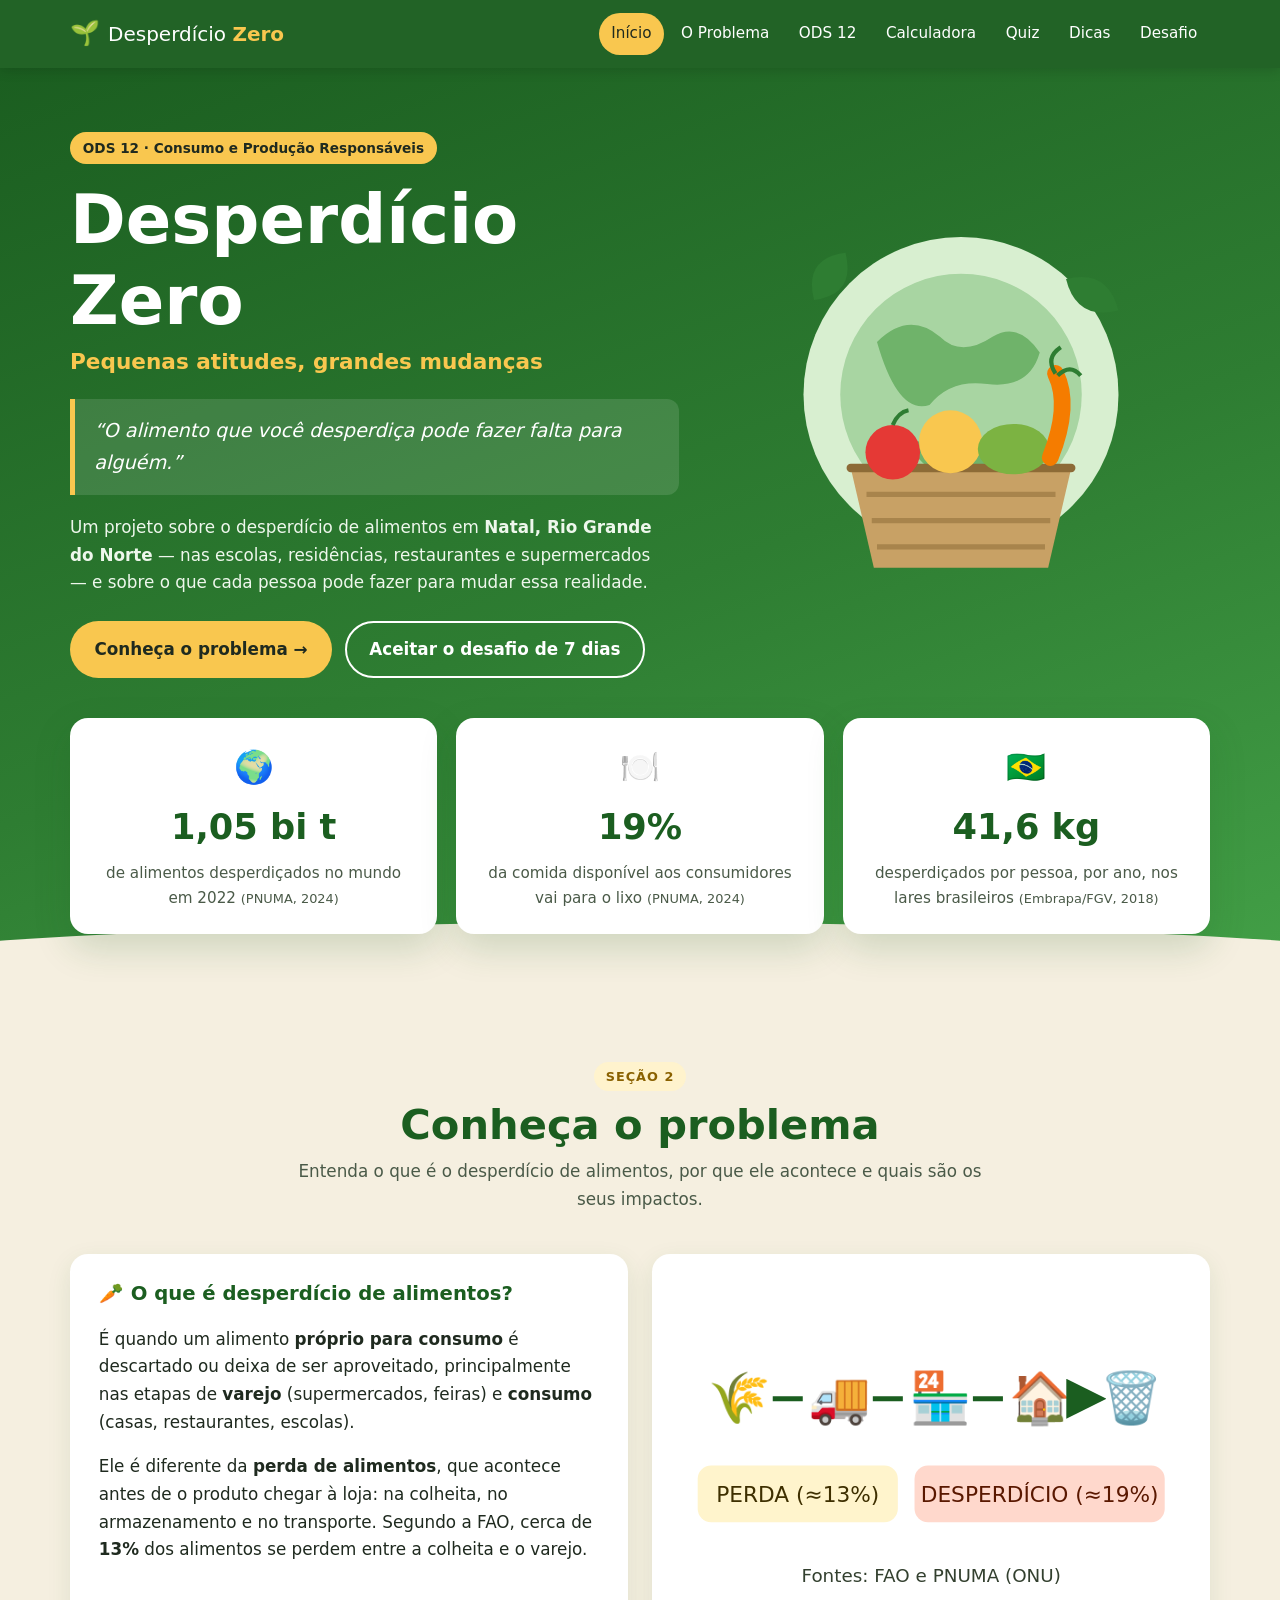
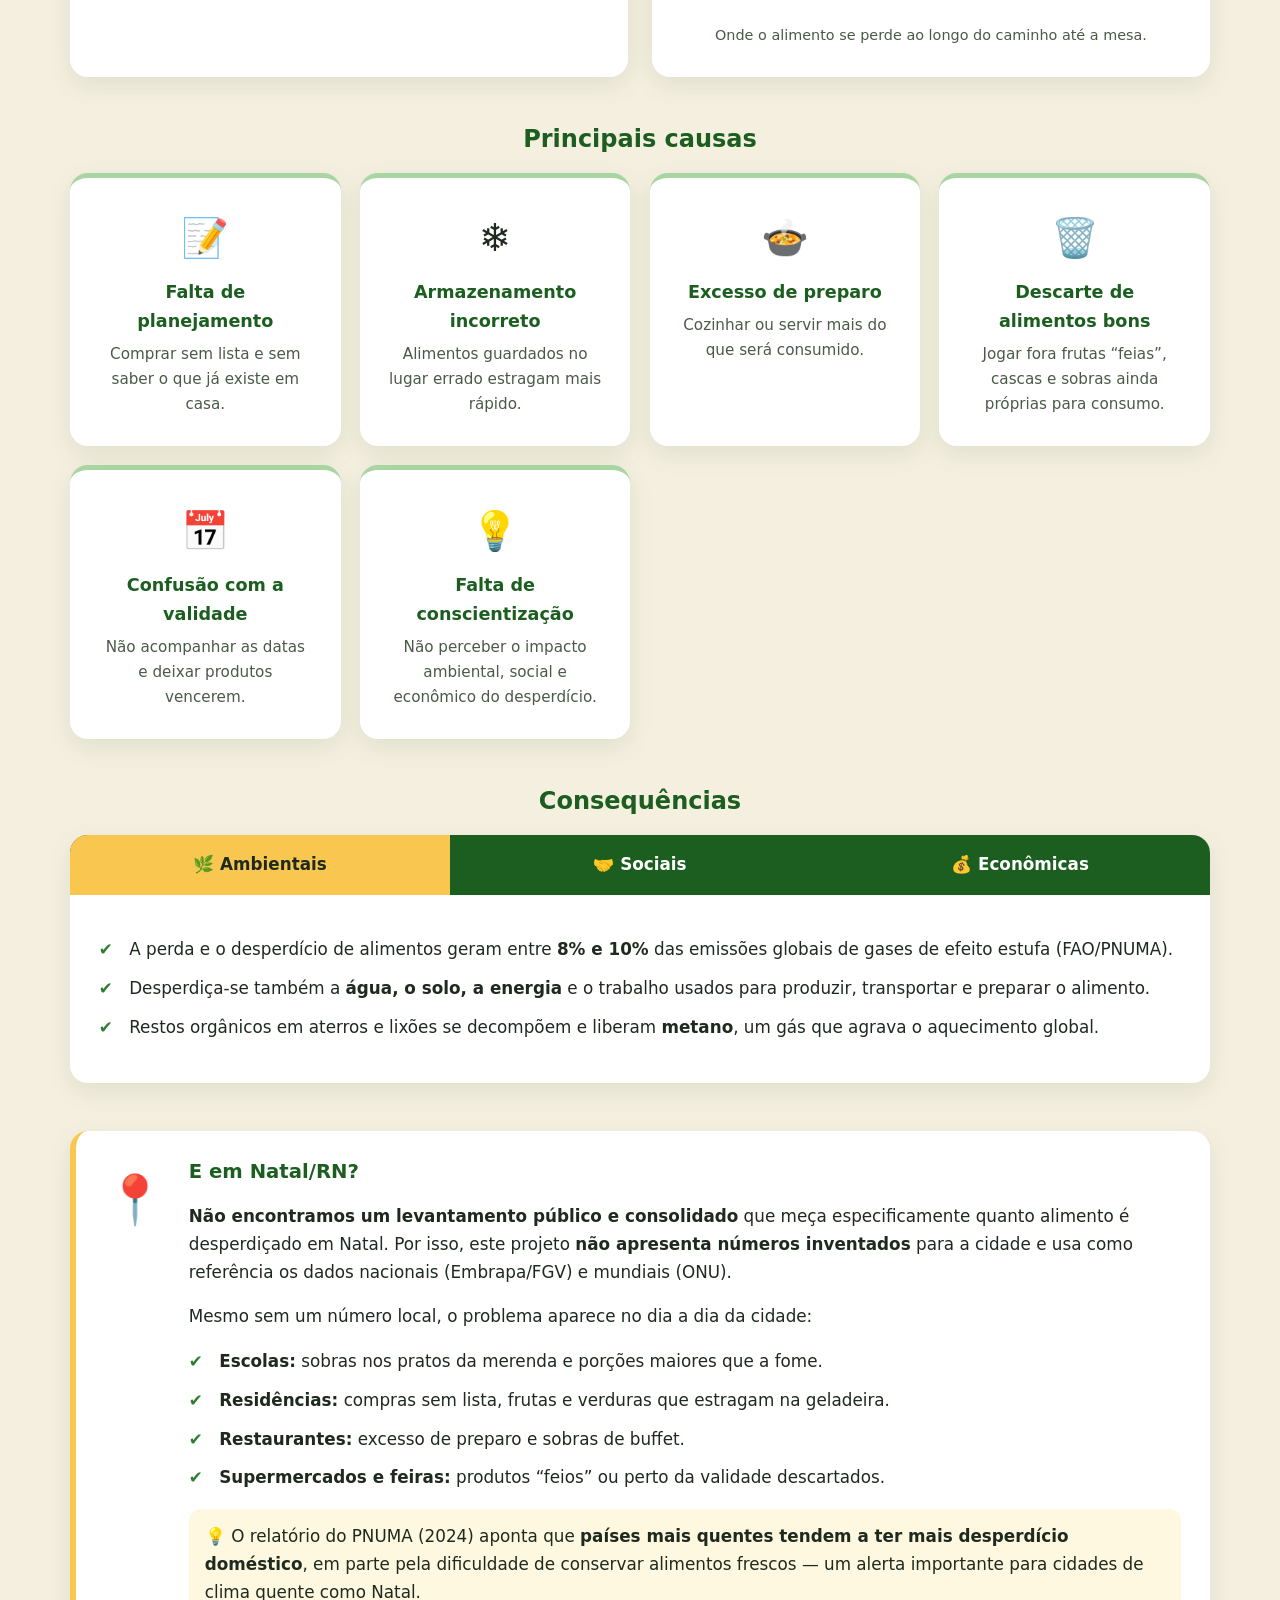
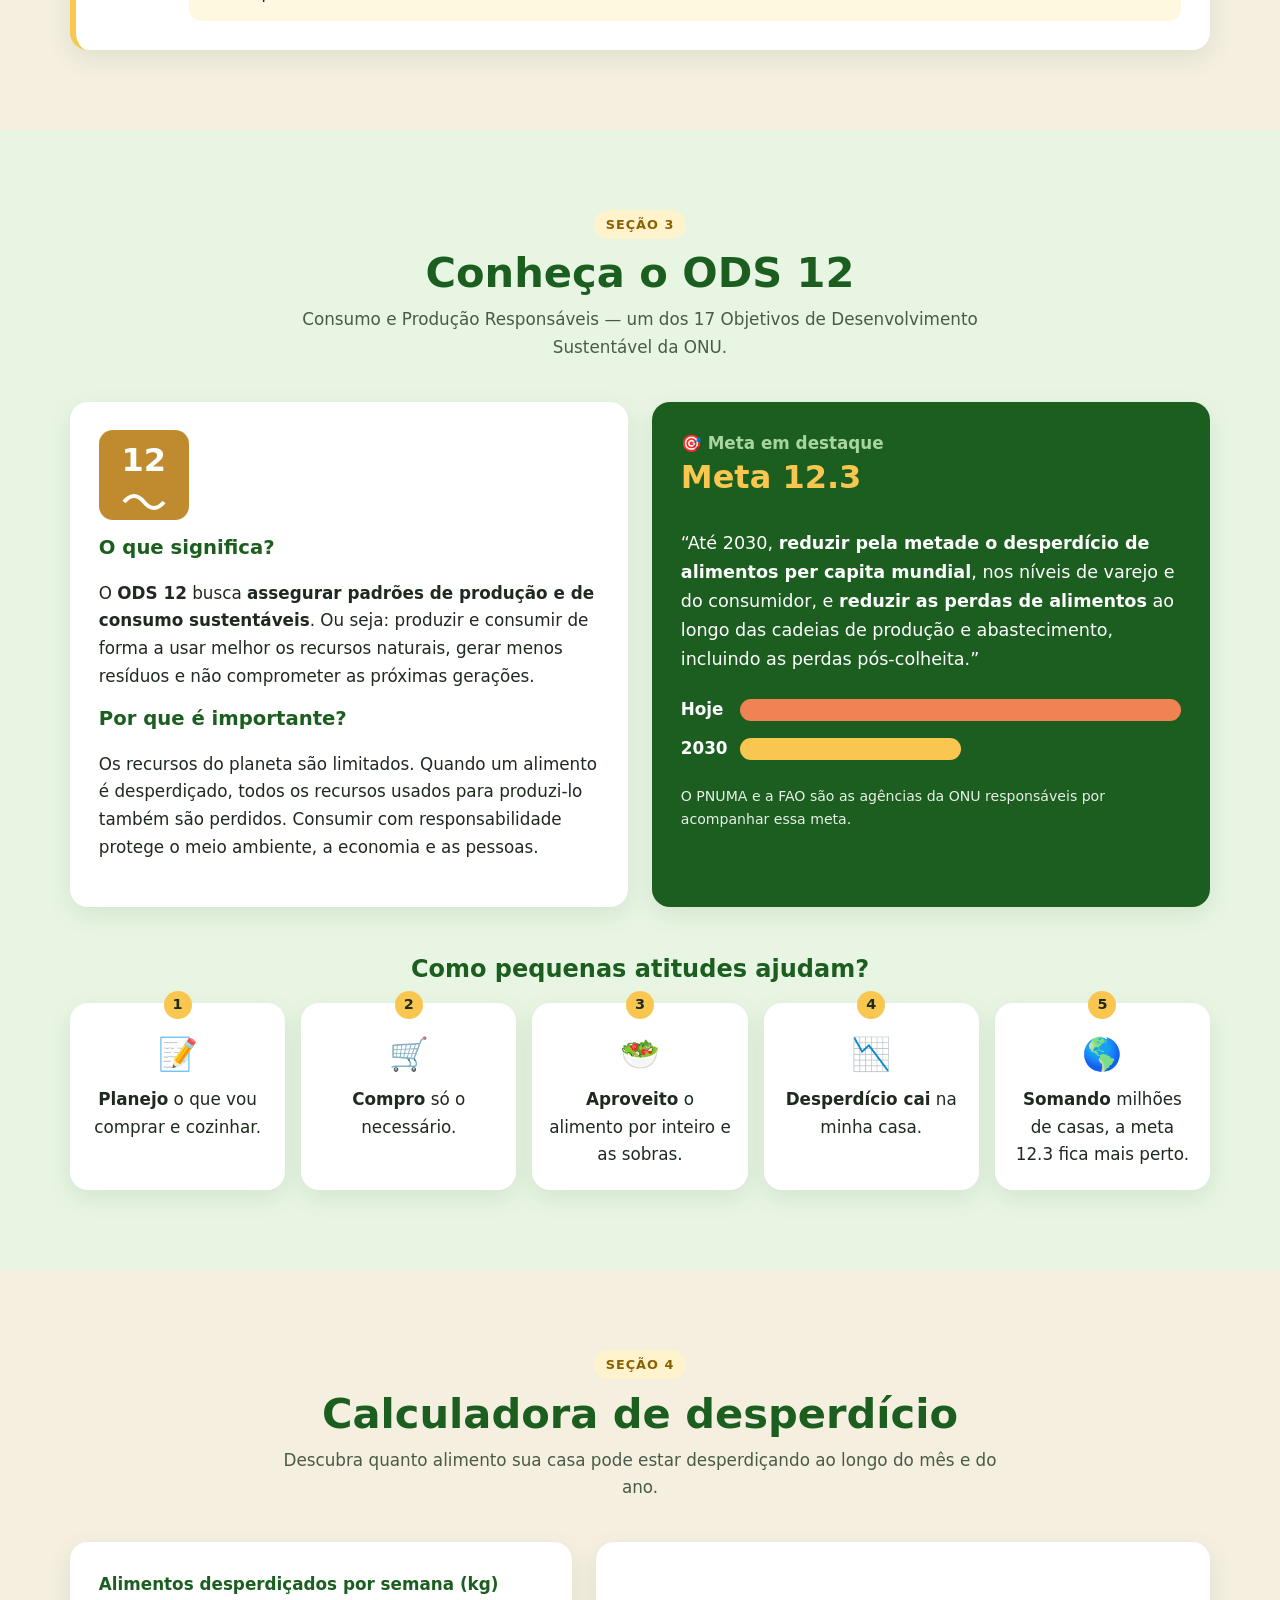
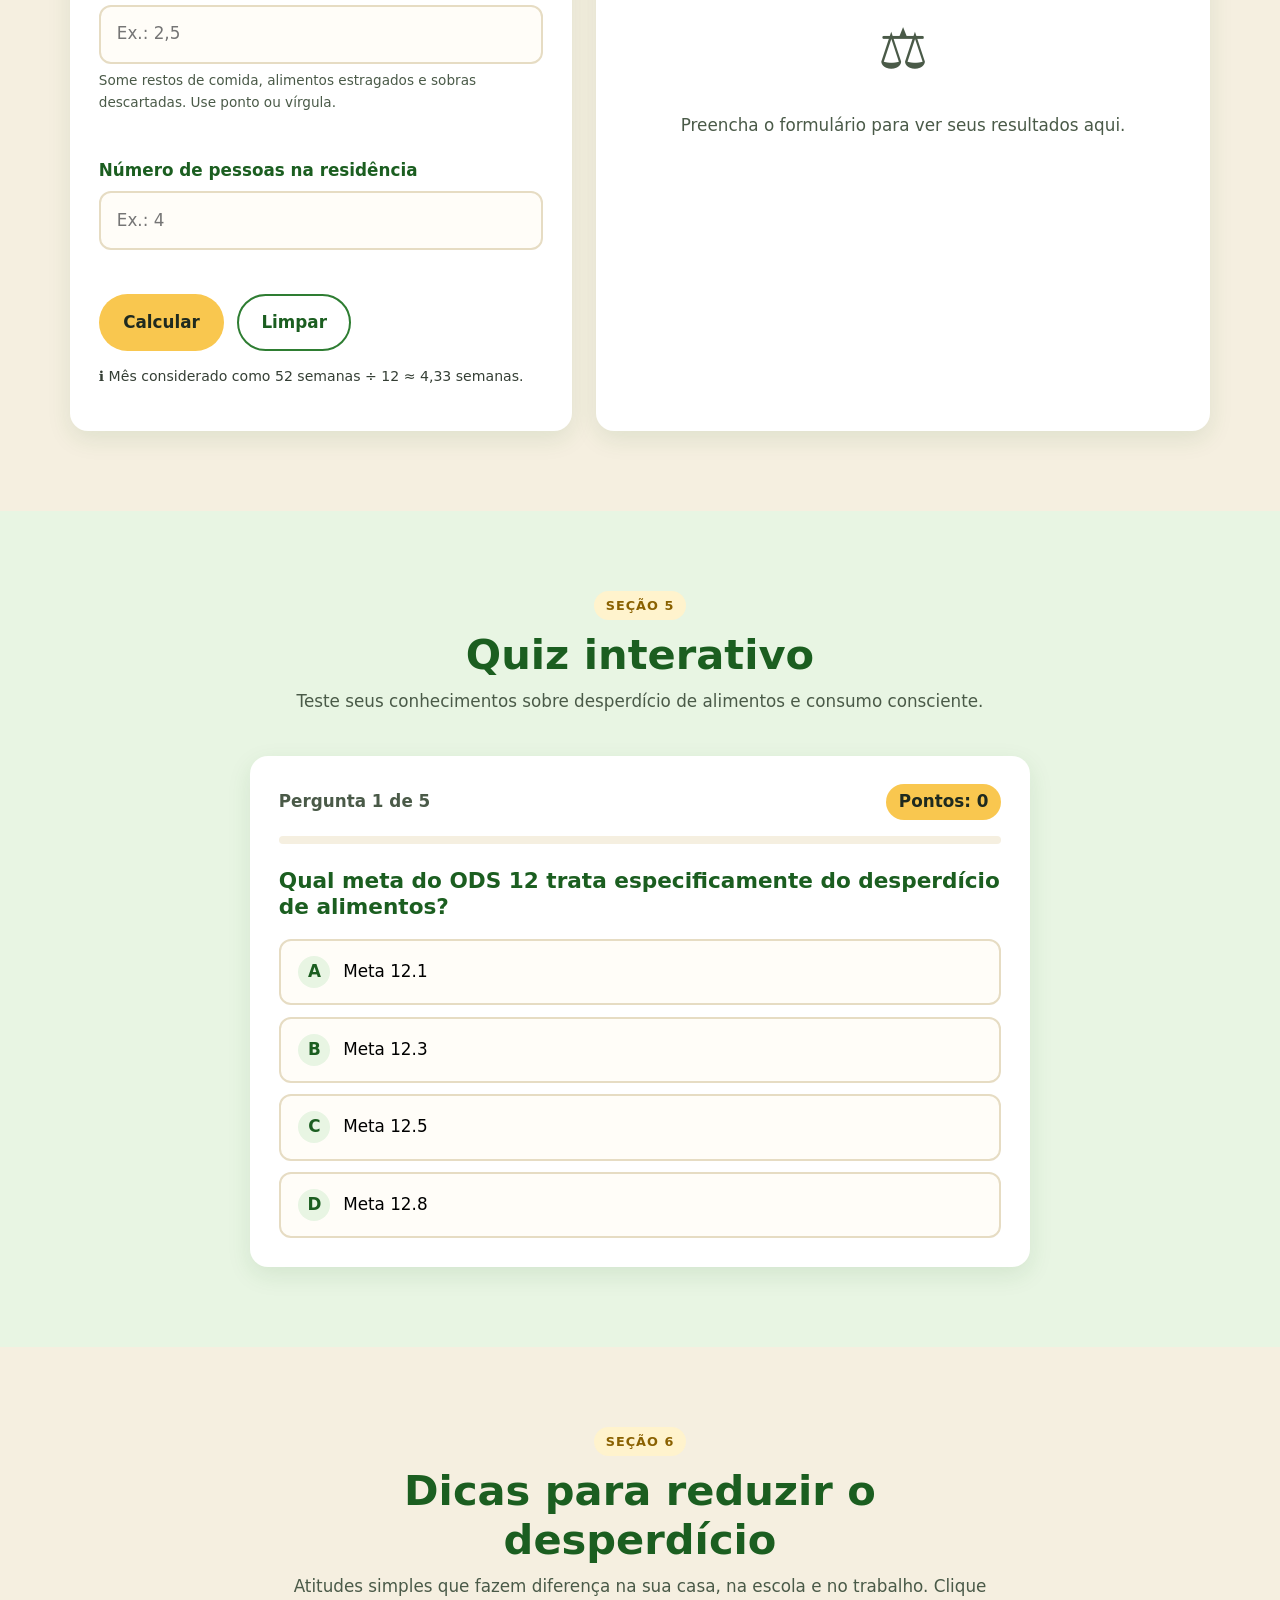
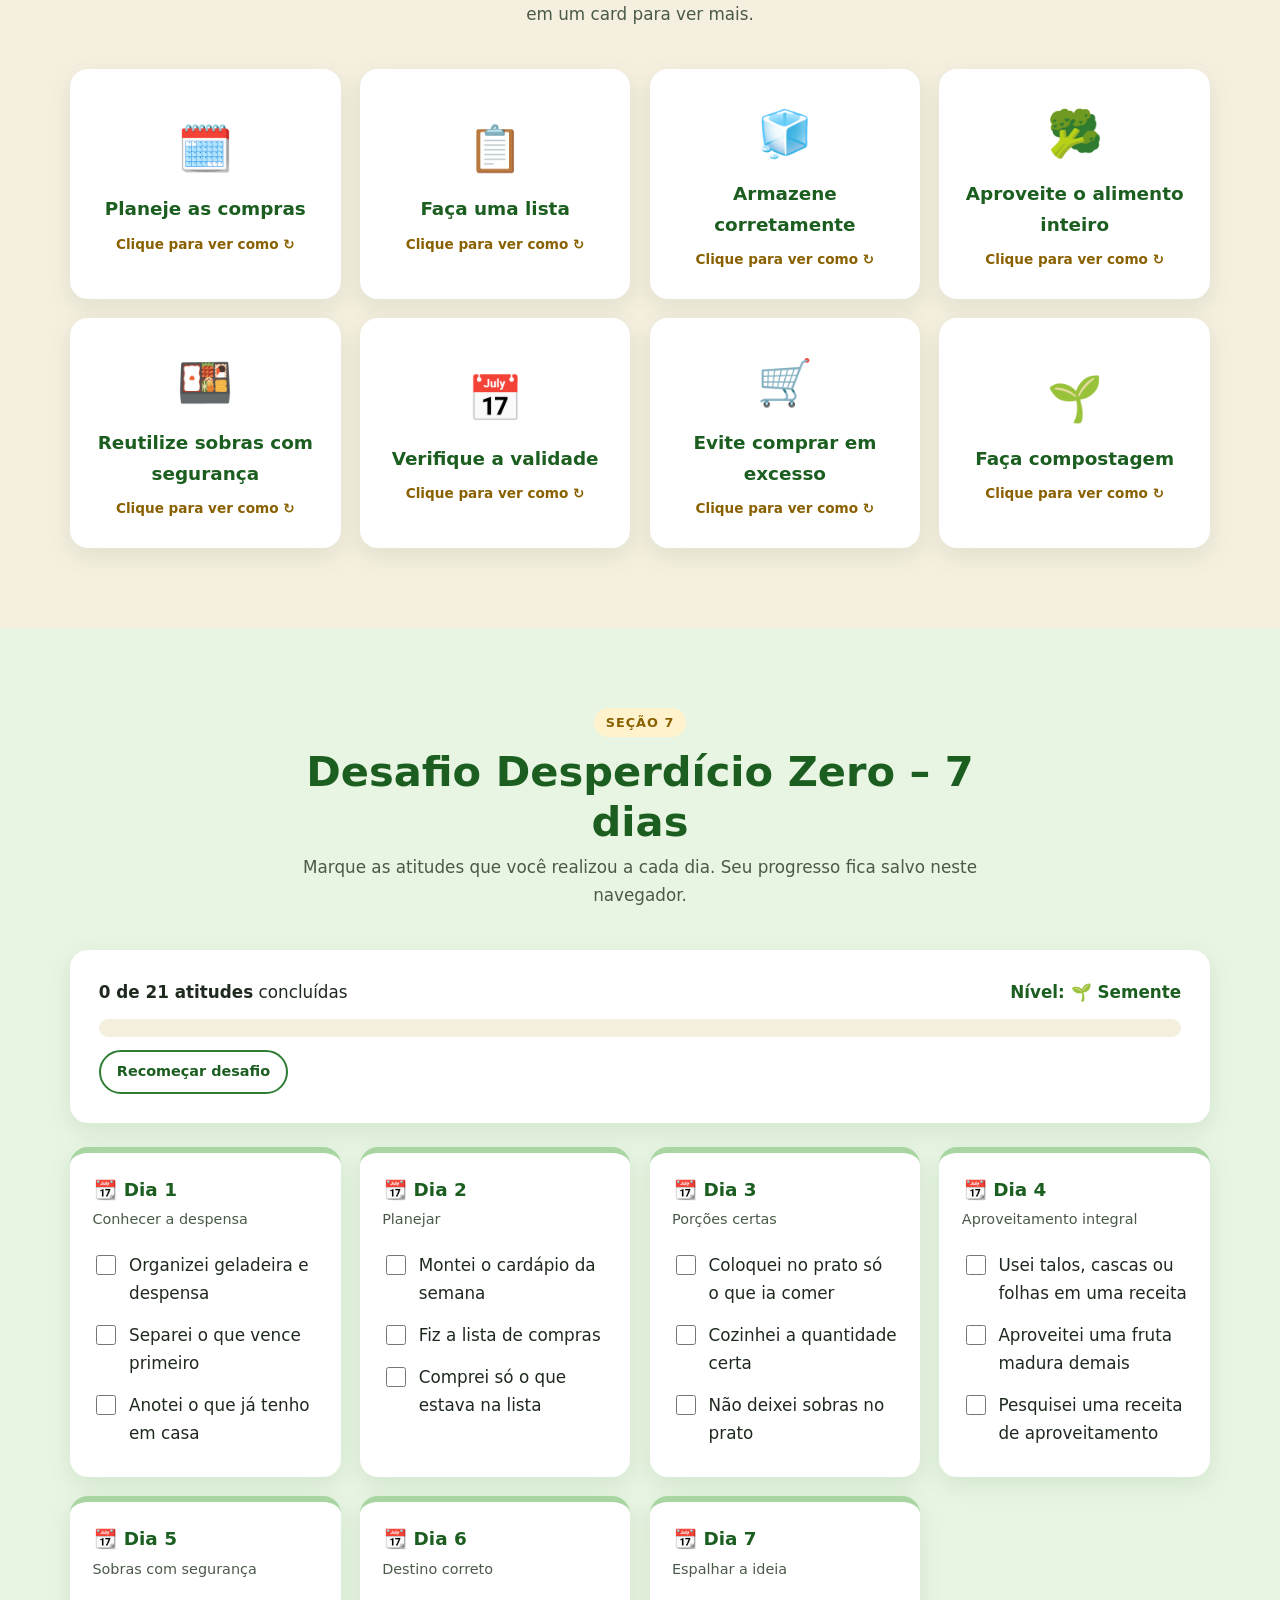
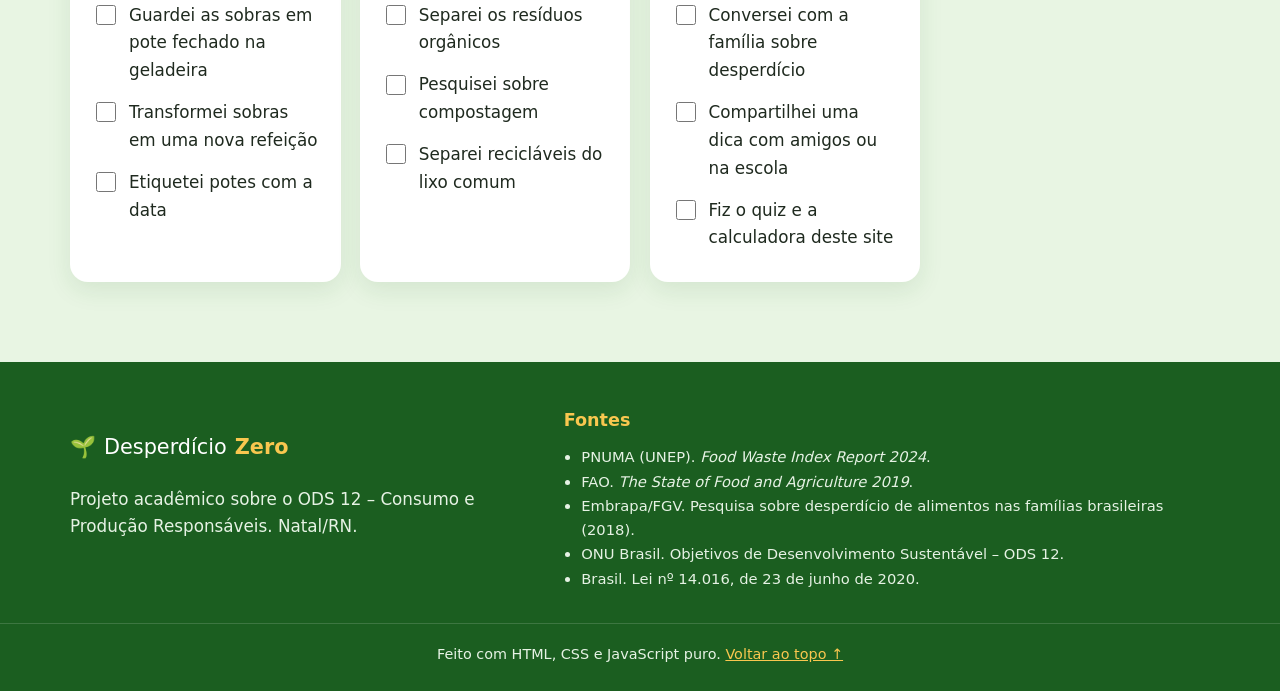
<file: desperdiciozero/index.html>
<!DOCTYPE html>
<html lang="pt-BR">
<head>
  <meta charset="UTF-8">
  <meta name="viewport" content="width=device-width, initial-scale=1.0">
  <meta name="description" content="Desperdício Zero – projeto sobre o ODS 12 e o desperdício de alimentos em Natal/RN.">
  <title>Desperdício Zero – Pequenas atitudes, grandes mudanças</title>
  <link rel="stylesheet" href="style.css">
</head>
<body>
  <a class="skip-link" href="#conteudo">Pular para o conteúdo</a>

  <header class="site-header">
    <nav class="nav container" aria-label="Navegação principal">
      <a href="#inicio" class="logo" aria-label="Desperdício Zero – voltar ao início">
        <span class="logo-icon" aria-hidden="true">🌱</span>
        <span>Desperdício <strong>Zero</strong></span>
      </a>
      <button class="nav-toggle" id="navToggle" aria-expanded="false" aria-controls="navMenu">
        <span class="sr-only">Abrir menu</span>
        <span class="bar" aria-hidden="true"></span>
        <span class="bar" aria-hidden="true"></span>
        <span class="bar" aria-hidden="true"></span>
      </button>
      <ul class="nav-menu" id="navMenu">
        <li><a href="#inicio" class="nav-link">Início</a></li>
        <li><a href="#problema" class="nav-link">O Problema</a></li>
        <li><a href="#ods12" class="nav-link">ODS 12</a></li>
        <li><a href="#calculadora" class="nav-link">Calculadora</a></li>
        <li><a href="#quiz" class="nav-link">Quiz</a></li>
        <li><a href="#dicas" class="nav-link">Dicas</a></li>
        <li><a href="#desafio" class="nav-link">Desafio</a></li>
      </ul>
    </nav>
  </header>

  <main id="conteudo">

    <section id="inicio" class="hero" aria-labelledby="titulo-inicio">
      <div class="container hero-grid">
        <div class="hero-text reveal">
          <span class="badge">ODS 12 · Consumo e Produção Responsáveis</span>
          <h1 id="titulo-inicio">Desperdício Zero</h1>
          <p class="hero-subtitle">Pequenas atitudes, grandes mudanças</p>
          <blockquote class="hero-quote">
            “O alimento que você desperdiça pode fazer falta para alguém.”
          </blockquote>
          <p class="hero-desc">
            Um projeto sobre o desperdício de alimentos em <strong>Natal, Rio Grande do Norte</strong> —
            nas escolas, residências, restaurantes e supermercados — e sobre o que cada pessoa pode fazer para mudar essa realidade.
          </p>
          <div class="hero-actions">
            <a href="#problema" class="btn btn-primary">Conheça o problema →</a>
            <a href="#desafio" class="btn btn-outline">Aceitar o desafio de 7 dias</a>
          </div>
        </div>

        <figure class="hero-figure reveal">
          <svg viewBox="0 0 400 360" role="img" aria-labelledby="svgHeroTitle svgHeroDesc" class="hero-svg">
            <title id="svgHeroTitle">Ilustração de cesta com alimentos e planeta</title>
            <desc id="svgHeroDesc">Um planeta verde ao fundo com uma cesta cheia de frutas e verduras à frente, simbolizando consumo consciente.</desc>
            <circle cx="200" cy="170" r="150" fill="#d8efd0"/>
            <circle cx="200" cy="170" r="115" fill="#a8d5a2"/>
            <path d="M120 120 q30 -30 60 -5 q20 20 50 0 q25 -15 45 15 q-10 35 -50 30 q-35 -5 -55 20 q-30 10 -50 -60z" fill="#6fb36a"/>
            <path d="M150 220 q20 -15 45 0 q20 15 40 -5 q15 20 -10 35 q-40 15 -75 -30z" fill="#6fb36a"/>
            <path d="M300 60 q40 -10 50 30 q-40 10 -50 -30z" fill="#2e7d32"/>
            <path d="M60 80 q-10 -40 30 -45 q10 40 -30 45z" fill="#2e7d32"/>
            <path d="M95 240 h210 l-22 95 h-166z" fill="#c8a165"/>
            <path d="M95 240 h210" stroke="#8d6b37" stroke-width="8" stroke-linecap="round"/>
            <path d="M110 265 h180 M115 290 h170 M120 315 h160" stroke="#a8844c" stroke-width="5"/>
            <circle cx="135" cy="225" r="26" fill="#e53935"/>
            <path d="M135 199 q5 -12 15 -14" stroke="#2e7d32" stroke-width="4" fill="none"/>
            <circle cx="190" cy="215" r="30" fill="#f9c74f"/>
            <ellipse cx="250" cy="222" rx="34" ry="24" fill="#7cb342"/>
            <path d="M285 230 q20 -50 5 -80" stroke="#f57c00" stroke-width="16" stroke-linecap="round" fill="none"/>
            <path d="M290 150 q-10 -15 5 -25 M292 152 q12 -12 22 0" stroke="#2e7d32" stroke-width="4" fill="none"/>
          </svg>
        </figure>
      </div>

      <div class="container stats-grid">
        <article class="stat-card reveal">
          <span class="stat-icon" aria-hidden="true">🌍</span>
          <p class="stat-number" data-count="1.05" data-decimals="2" data-suffix=" bi t">0</p>
          <p class="stat-label">de alimentos desperdiçados no mundo em 2022 <cite>(PNUMA, 2024)</cite></p>
        </article>
        <article class="stat-card reveal">
          <span class="stat-icon" aria-hidden="true">🍽️</span>
          <p class="stat-number" data-count="19" data-suffix="%">0</p>
          <p class="stat-label">da comida disponível aos consumidores vai para o lixo <cite>(PNUMA, 2024)</cite></p>
        </article>
        <article class="stat-card reveal">
          <span class="stat-icon" aria-hidden="true">🇧🇷</span>
          <p class="stat-number" data-count="41.6" data-decimals="1" data-suffix=" kg">0</p>
          <p class="stat-label">desperdiçados por pessoa, por ano, nos lares brasileiros <cite>(Embrapa/FGV, 2018)</cite></p>
        </article>
      </div>
    </section>

    <section id="problema" class="section" aria-labelledby="titulo-problema">
      <div class="container">
        <header class="section-header reveal">
          <span class="section-tag">Seção 2</span>
          <h2 id="titulo-problema">Conheça o problema</h2>
          <p>Entenda o que é o desperdício de alimentos, por que ele acontece e quais são os seus impactos.</p>
        </header>

        <div class="two-col reveal">
          <article class="card">
            <h3>🥕 O que é desperdício de alimentos?</h3>
            <p>
              É quando um alimento <strong>próprio para consumo</strong> é descartado ou deixa de ser aproveitado,
              principalmente nas etapas de <strong>varejo</strong> (supermercados, feiras) e <strong>consumo</strong>
              (casas, restaurantes, escolas).
            </p>
            <p>
              Ele é diferente da <strong>perda de alimentos</strong>, que acontece antes de o produto chegar à loja:
              na colheita, no armazenamento e no transporte. Segundo a FAO, cerca de <strong>13%</strong> dos alimentos
              se perdem entre a colheita e o varejo.
            </p>
          </article>
          <figure class="card card-figure">
            <svg viewBox="0 0 300 200" role="img" aria-labelledby="svgCadeiaTitle" class="chain-svg">
              <title id="svgCadeiaTitle">Cadeia do alimento: campo, transporte, mercado, casa e lixo, mostrando onde ocorrem perdas e desperdício</title>
              <g font-size="30" text-anchor="middle">
                <text x="35" y="80">🌾</text><text x="95" y="80">🚚</text><text x="155" y="80">🏪</text><text x="215" y="80">🏠</text><text x="270" y="80">🗑️</text>
              </g>
              <path d="M55 70 h18 M115 70 h18 M175 70 h18 M235 70 h14" stroke="#1b5e20" stroke-width="3" marker-end="url(#seta)"/>
              <defs><marker id="seta" markerWidth="8" markerHeight="8" refX="6" refY="4" orient="auto"><path d="M0 0 L8 4 L0 8z" fill="#1b5e20"/></marker></defs>
              <rect x="10" y="110" width="120" height="34" rx="8" fill="#fff4cc"/>
              <text x="70" y="132" font-size="13" text-anchor="middle" fill="#3e2f00">PERDA (≈13%)</text>
              <rect x="140" y="110" width="150" height="34" rx="8" fill="#ffd8cc"/>
              <text x="215" y="132" font-size="13" text-anchor="middle" fill="#5a1800">DESPERDÍCIO (≈19%)</text>
              <text x="150" y="180" font-size="11" text-anchor="middle" fill="#33402f">Fontes: FAO e PNUMA (ONU)</text>
            </svg>
            <figcaption>Onde o alimento se perde ao longo do caminho até a mesa.</figcaption>
          </figure>
        </div>

        <h3 class="sub-title reveal">Principais causas</h3>
        <div class="cards-grid" id="causasGrid">
        </div>

        <h3 class="sub-title reveal">Consequências</h3>
        <div class="tabs reveal">
          <div class="tab-list" role="tablist" aria-label="Tipos de consequência">
            <button role="tab" id="tab-amb" aria-controls="painel-amb" aria-selected="true" class="tab">🌿 Ambientais</button>
            <button role="tab" id="tab-soc" aria-controls="painel-soc" aria-selected="false" class="tab" tabindex="-1">🤝 Sociais</button>
            <button role="tab" id="tab-eco" aria-controls="painel-eco" aria-selected="false" class="tab" tabindex="-1">💰 Econômicas</button>
          </div>
          <div role="tabpanel" id="painel-amb" aria-labelledby="tab-amb" class="tab-panel" tabindex="0">
            <ul class="check-list">
              <li>A perda e o desperdício de alimentos geram entre <strong>8% e 10%</strong> das emissões globais de gases de efeito estufa (FAO/PNUMA).</li>
              <li>Desperdiça-se também a <strong>água, o solo, a energia</strong> e o trabalho usados para produzir, transportar e preparar o alimento.</li>
              <li>Restos orgânicos em aterros e lixões se decompõem e liberam <strong>metano</strong>, um gás que agrava o aquecimento global.</li>
            </ul>
          </div>
          <div role="tabpanel" id="painel-soc" aria-labelledby="tab-soc" class="tab-panel" tabindex="0" hidden>
            <ul class="check-list">
              <li>Enquanto toneladas de comida vão para o lixo, cerca de <strong>783 milhões</strong> de pessoas passam fome no mundo (ONU, 2024).</li>
              <li>O desperdício nas casas equivale a mais de <strong>1 bilhão de refeições por dia</strong> no mundo (PNUMA, 2024).</li>
              <li>Alimentos em bom estado poderiam ser <strong>doados</strong> — no Brasil, a Lei nº 14.016/2020 autoriza a doação de excedentes por estabelecimentos.</li>
            </ul>
          </div>
          <div role="tabpanel" id="painel-eco" aria-labelledby="tab-eco" class="tab-panel" tabindex="0" hidden>
            <ul class="check-list">
              <li>Comida jogada fora é <strong>dinheiro jogado fora</strong>: pesa no orçamento das famílias, escolas e empresas.</li>
              <li>Segundo a Embrapa/FGV (2018), uma família brasileira desperdiça em média <strong>128,8 kg</strong> de alimentos por ano.</li>
              <li>Restaurantes e supermercados têm prejuízo com estoque vencido, excesso de preparo e custos de descarte.</li>
            </ul>
          </div>
        </div>

        <article class="card local-card reveal" aria-labelledby="titulo-natal">
          <div class="local-icon" aria-hidden="true">📍</div>
          <div>
            <h3 id="titulo-natal">E em Natal/RN?</h3>
            <p>
              <strong>Não encontramos um levantamento público e consolidado</strong> que meça especificamente quanto alimento
              é desperdiçado em Natal. Por isso, este projeto <strong>não apresenta números inventados</strong> para a cidade
              e usa como referência os dados nacionais (Embrapa/FGV) e mundiais (ONU).
            </p>
            <p>Mesmo sem um número local, o problema aparece no dia a dia da cidade:</p>
            <ul class="check-list">
              <li><strong>Escolas:</strong> sobras nos pratos da merenda e porções maiores que a fome.</li>
              <li><strong>Residências:</strong> compras sem lista, frutas e verduras que estragam na geladeira.</li>
              <li><strong>Restaurantes:</strong> excesso de preparo e sobras de buffet.</li>
              <li><strong>Supermercados e feiras:</strong> produtos “feios” ou perto da validade descartados.</li>
            </ul>
            <p class="note">
              💡 O relatório do PNUMA (2024) aponta que <strong>países mais quentes tendem a ter mais desperdício doméstico</strong>,
              em parte pela dificuldade de conservar alimentos frescos — um alerta importante para cidades de clima quente como Natal.
            </p>
          </div>
        </article>
      </div>
    </section>

    <section id="ods12" class="section section-alt" aria-labelledby="titulo-ods">
      <div class="container">
        <header class="section-header reveal">
          <span class="section-tag">Seção 3</span>
          <h2 id="titulo-ods">Conheça o ODS 12</h2>
          <p>Consumo e Produção Responsáveis — um dos 17 Objetivos de Desenvolvimento Sustentável da ONU.</p>
        </header>

        <div class="two-col reveal">
          <article class="card ods-card">
            <div class="ods-badge" aria-hidden="true">
              <span>12</span>
              <svg viewBox="0 0 60 30" width="60" height="30"><path d="M10 15 q10 -12 20 0 t20 0 q-10 12 -20 0 t-20 0z" fill="none" stroke="#fff" stroke-width="4"/></svg>
            </div>
            <h3>O que significa?</h3>
            <p>
              O <strong>ODS 12</strong> busca <strong>assegurar padrões de produção e de consumo sustentáveis</strong>.
              Ou seja: produzir e consumir de forma a usar melhor os recursos naturais, gerar menos resíduos e não
              comprometer as próximas gerações.
            </p>
            <h3>Por que é importante?</h3>
            <p>
              Os recursos do planeta são limitados. Quando um alimento é desperdiçado, todos os recursos usados para
              produzi-lo também são perdidos. Consumir com responsabilidade protege o meio ambiente, a economia e as pessoas.
            </p>
          </article>

          <article class="card meta-card">
            <span class="meta-label">🎯 Meta em destaque</span>
            <h3 class="meta-title">Meta 12.3</h3>
            <p class="meta-text">
              “Até 2030, <strong>reduzir pela metade o desperdício de alimentos per capita mundial</strong>, nos níveis de
              varejo e do consumidor, e <strong>reduzir as perdas de alimentos</strong> ao longo das cadeias de produção e
              abastecimento, incluindo as perdas pós-colheita.”
            </p>
            <div class="meta-visual" aria-label="Representação: reduzir o desperdício pela metade até 2030">
              <div class="meta-bar"><span>Hoje</span><div class="meta-fill full"></div></div>
              <div class="meta-bar"><span>2030</span><div class="meta-fill half"></div></div>
            </div>
            <p class="small">O PNUMA e a FAO são as agências da ONU responsáveis por acompanhar essa meta.</p>
          </article>
        </div>

        <h3 class="sub-title reveal">Como pequenas atitudes ajudam?</h3>
        <ol class="steps reveal">
          <li><span class="step-icon" aria-hidden="true">📝</span><strong>Planejo</strong> o que vou comprar e cozinhar.</li>
          <li><span class="step-icon" aria-hidden="true">🛒</span><strong>Compro</strong> só o necessário.</li>
          <li><span class="step-icon" aria-hidden="true">🥗</span><strong>Aproveito</strong> o alimento por inteiro e as sobras.</li>
          <li><span class="step-icon" aria-hidden="true">📉</span><strong>Desperdício cai</strong> na minha casa.</li>
          <li><span class="step-icon" aria-hidden="true">🌎</span><strong>Somando</strong> milhões de casas, a meta 12.3 fica mais perto.</li>
        </ol>
      </div>
    </section>

    <section id="calculadora" class="section" aria-labelledby="titulo-calc">
      <div class="container">
        <header class="section-header reveal">
          <span class="section-tag">Seção 4</span>
          <h2 id="titulo-calc">Calculadora de desperdício</h2>
          <p>Descubra quanto alimento sua casa pode estar desperdiçando ao longo do mês e do ano.</p>
        </header>

        <div class="calc-grid reveal">
          <form id="calcForm" class="card form-card" novalidate>
            <div class="form-group">
              <label for="kgSemana">Alimentos desperdiçados por semana (kg)</label>
              <input type="text" id="kgSemana" name="kgSemana"
                     inputmode="decimal" autocomplete="off" placeholder="Ex.: 2,5" aria-describedby="kgAjuda kgSemanaErro" required>
              <small id="kgAjuda" class="hint">Some restos de comida, alimentos estragados e sobras descartadas. Use ponto ou vírgula.</small>
              <p id="kgSemanaErro" class="error-msg" role="alert" aria-live="assertive"></p>
            </div>
            <div class="form-group">
              <label for="pessoas">Número de pessoas na residência</label>
              <input type="number" id="pessoas" name="pessoas" min="1" max="30" step="1"
                     inputmode="numeric" placeholder="Ex.: 4" aria-describedby="pessoasErro" required>
              <p id="pessoasErro" class="error-msg" role="alert" aria-live="assertive"></p>
            </div>
            <div class="form-actions">
              <button type="submit" class="btn btn-primary">Calcular</button>
              <button type="reset" class="btn btn-outline" id="calcReset">Limpar</button>
            </div>
            <p class="small">ℹ️ Mês considerado como 52 semanas ÷ 12 ≈ 4,33 semanas.</p>
          </form>

          <div id="calcResult" class="card result-card" aria-live="polite">
            <div class="result-empty">
              <span aria-hidden="true">⚖️</span>
              <p>Preencha o formulário para ver seus resultados aqui.</p>
            </div>
          </div>
        </div>
      </div>
    </section>

    <section id="quiz" class="section section-alt" aria-labelledby="titulo-quiz">
      <div class="container narrow">
        <header class="section-header reveal">
          <span class="section-tag">Seção 5</span>
          <h2 id="titulo-quiz">Quiz interativo</h2>
          <p>Teste seus conhecimentos sobre desperdício de alimentos e consumo consciente.</p>
        </header>

        <div class="card quiz-card reveal" id="quizBox">
        </div>
      </div>
    </section>

    <section id="dicas" class="section" aria-labelledby="titulo-dicas">
      <div class="container">
        <header class="section-header reveal">
          <span class="section-tag">Seção 6</span>
          <h2 id="titulo-dicas">Dicas para reduzir o desperdício</h2>
          <p>Atitudes simples que fazem diferença na sua casa, na escola e no trabalho. Clique em um card para ver mais.</p>
        </header>
        <div class="tips-grid" id="dicasGrid">
        </div>
      </div>
    </section>

    <section id="desafio" class="section section-alt" aria-labelledby="titulo-desafio">
      <div class="container">
        <header class="section-header reveal">
          <span class="section-tag">Seção 7</span>
          <h2 id="titulo-desafio">Desafio Desperdício Zero – 7 dias</h2>
          <p>Marque as atitudes que você realizou a cada dia. Seu progresso fica salvo neste navegador.</p>
        </header>

        <div class="card progress-card reveal">
          <div class="progress-info">
            <p><strong id="progressoTexto">0 de 0 atitudes</strong> concluídas</p>
            <p id="progressoNivel" class="level">Nível: 🌱 Semente</p>
          </div>
          <div class="progress" role="progressbar" aria-labelledby="progressoTexto" aria-valuemin="0" aria-valuemax="100" aria-valuenow="0" id="progressBar">
            <div class="progress-fill" id="progressFill"></div>
          </div>
          <button type="button" class="btn btn-outline btn-sm" id="resetDesafio">Recomeçar desafio</button>
        </div>

        <div class="days-grid" id="diasGrid">
        </div>

        <div id="conquista" class="card achievement" hidden tabindex="-1">
          <span aria-hidden="true">🏆</span>
          <h3>Parabéns! Você completou o Desafio Desperdício Zero!</h3>
          <p>Você provou que pequenas atitudes geram grandes mudanças. Agora, convide alguém para fazer o desafio também!</p>
        </div>
      </div>
    </section>
  </main>

  <footer class="site-footer">
    <div class="container footer-grid">
      <div>
        <p class="logo footer-logo"><span aria-hidden="true">🌱</span> Desperdício <strong>Zero</strong></p>
        <p>Projeto acadêmico sobre o ODS 12 – Consumo e Produção Responsáveis. Natal/RN.</p>
      </div>
      <div>
        <h2 class="footer-title">Fontes</h2>
        <ul class="sources">
          <li>PNUMA (UNEP). <em>Food Waste Index Report 2024</em>.</li>
          <li>FAO. <em>The State of Food and Agriculture 2019</em>.</li>
          <li>Embrapa/FGV. Pesquisa sobre desperdício de alimentos nas famílias brasileiras (2018).</li>
          <li>ONU Brasil. Objetivos de Desenvolvimento Sustentável – ODS 12.</li>
          <li>Brasil. Lei nº 14.016, de 23 de junho de 2020.</li>
        </ul>
      </div>
    </div>
    <p class="copy">Feito com HTML, CSS e JavaScript puro. <a href="#inicio">Voltar ao topo ↑</a></p>
  </footer>

  <script src="script.js"></script>
</body>
</html>
</file>
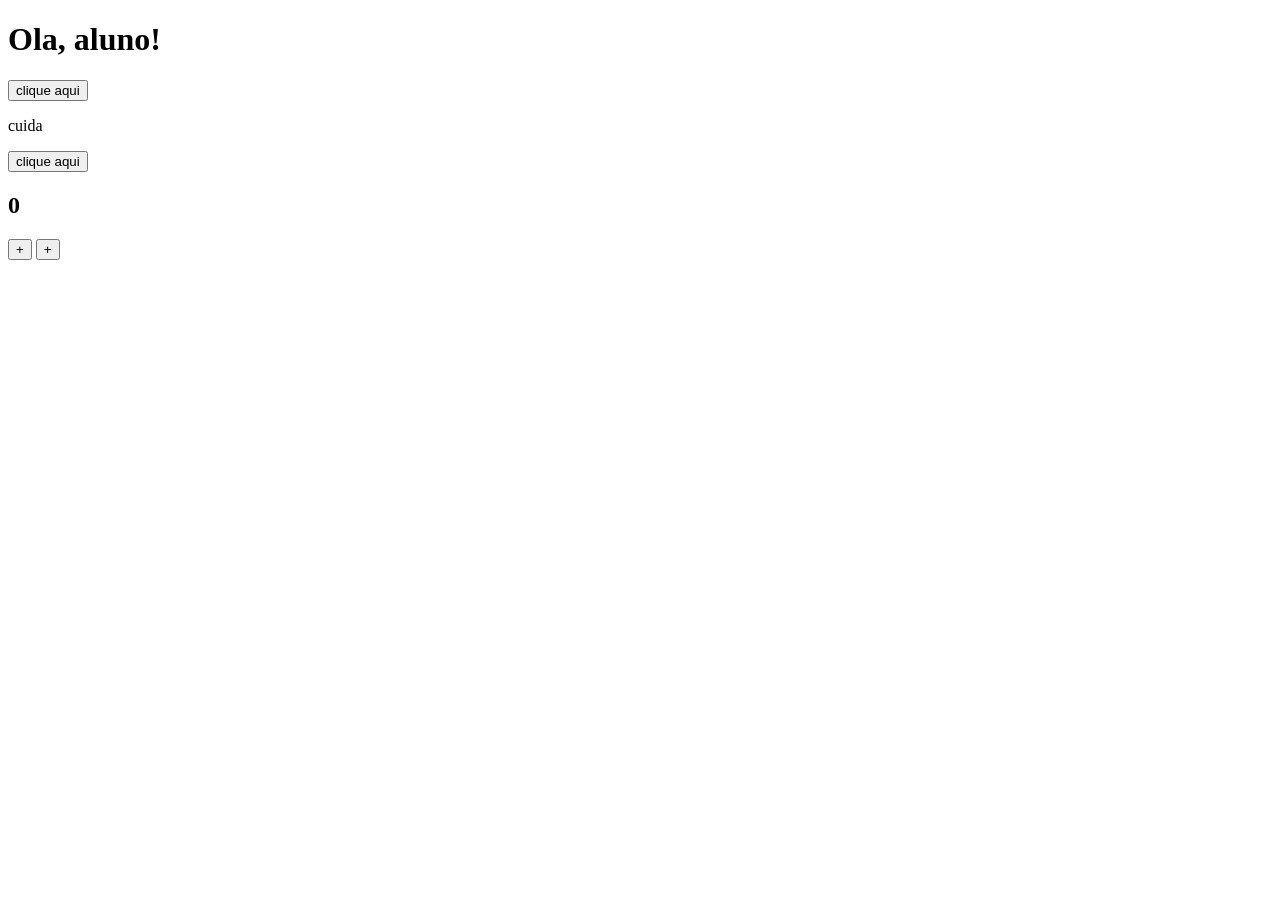
<file: DOM-17.09/index.html>
<!DOCTYPE html>
<html lang="en">
<head>
    <meta charset="UTF-8">
    <meta name="viewport" content="width=device-width, initial-scale=1.0">
    <title>Document</title>
</head>
<body>
         <h1 id="titulo">Ola, aluno!</h1>
           <button onclick="mudartexto()">clique aqui</button>

             <p id="mensagem">cuida</p>
         <button onclick="mudarcor()">clique aqui</button> 
     
         <p id="resultado"></p>
         
        <h2 id="numero">0</h2>
      
         <button onclick="aumentar()">+</button>
         <button onclick="diminuir()">+</button>

         



         <script src="script.js"></script>
 </body>    
    </html>
</file>
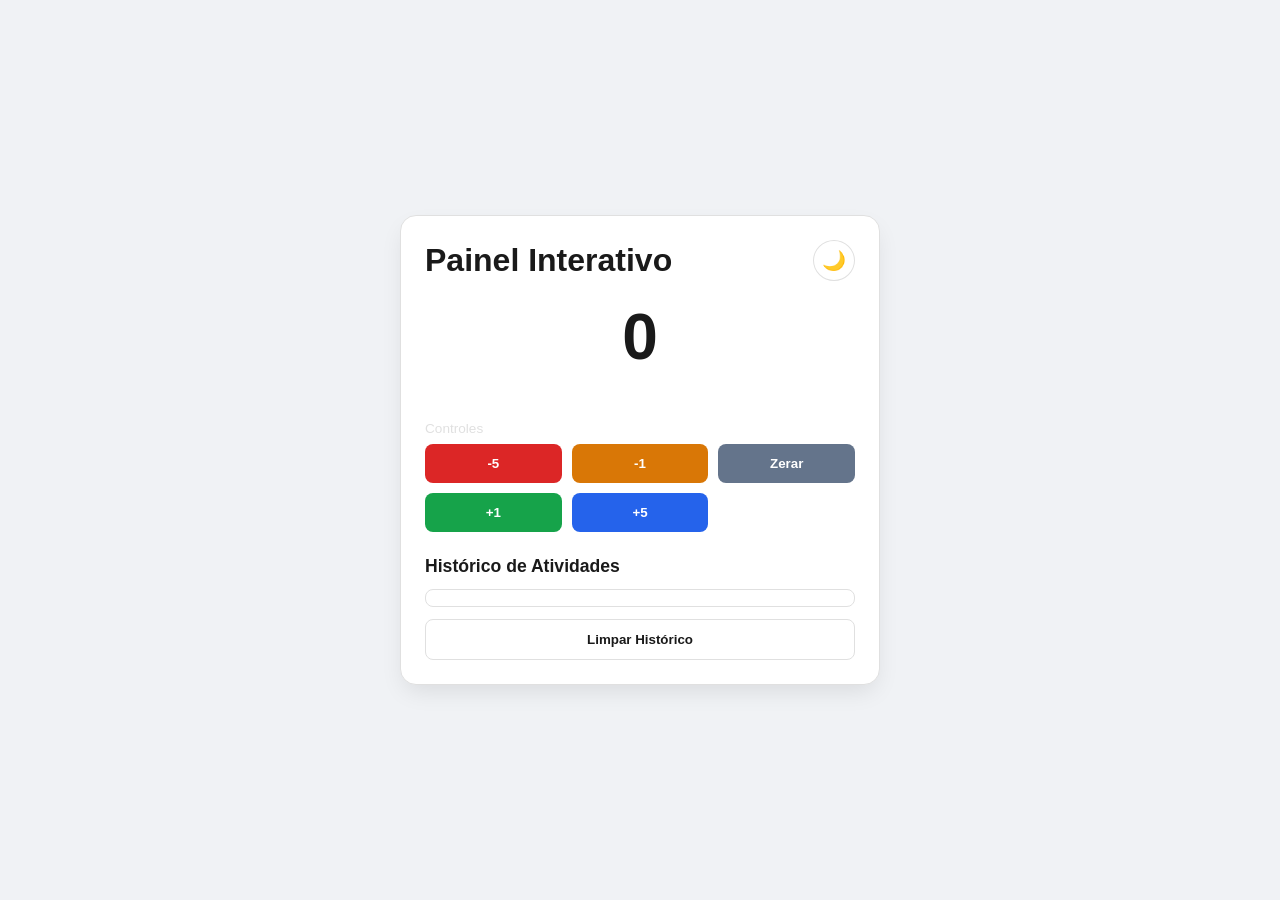
<file: TRABALHO NOA/index.html>
<!DOCTYPE html>
<html lang="pt-BR">
<head>
    <meta charset="UTF-8">
    <meta name="viewport" content="width=device-width, initial-scale=1.0">
    <title>Gerenciador de Estado e Contador Interativo</title>
    <link rel="stylesheet" href="style.css">
</head>
<body>
    <main class="app-container">
        <header class="app-header">
            <h1>Painel Interativo</h1>
            <button id="btn-theme-toggle" aria-label="Alternar Tema">
                <span id="theme-icon">🌙</span>
            </button>
        </header>

        <section class="counter-section">
            <div class="display-container">
                <span id="counter-display">0</span>
                <p id="status-message" class="status-message"></p>
            </div>

            <fieldset class="controls-grid">
                <legend>Controles</legend>
                <button id="btn-decrement" class="btn btn-danger">-5</button>
                <button id="btn-step-down" class="btn btn-warning">-1</button>
                <button id="btn-reset" class="btn btn-secondary">Zerar</button>
                <button id="btn-step-up" class="btn btn-success">+1</button>
                <button id="btn-increment" class="btn btn-primary">+5</button>
            </fieldset>
        </section>

        <section class="history-section">
            <h2>Histórico de Atividades</h2>
            <ul id="history-list" class="history-list">
                <!-- Itens injetados via JavaScript -->
            </ul>
            <button id="btn-clear-history" class="btn btn-outline">Limpar Histórico</button>
        </section>
    </main>

    <script src="script.js"></script>
</body>
</html>
</file>
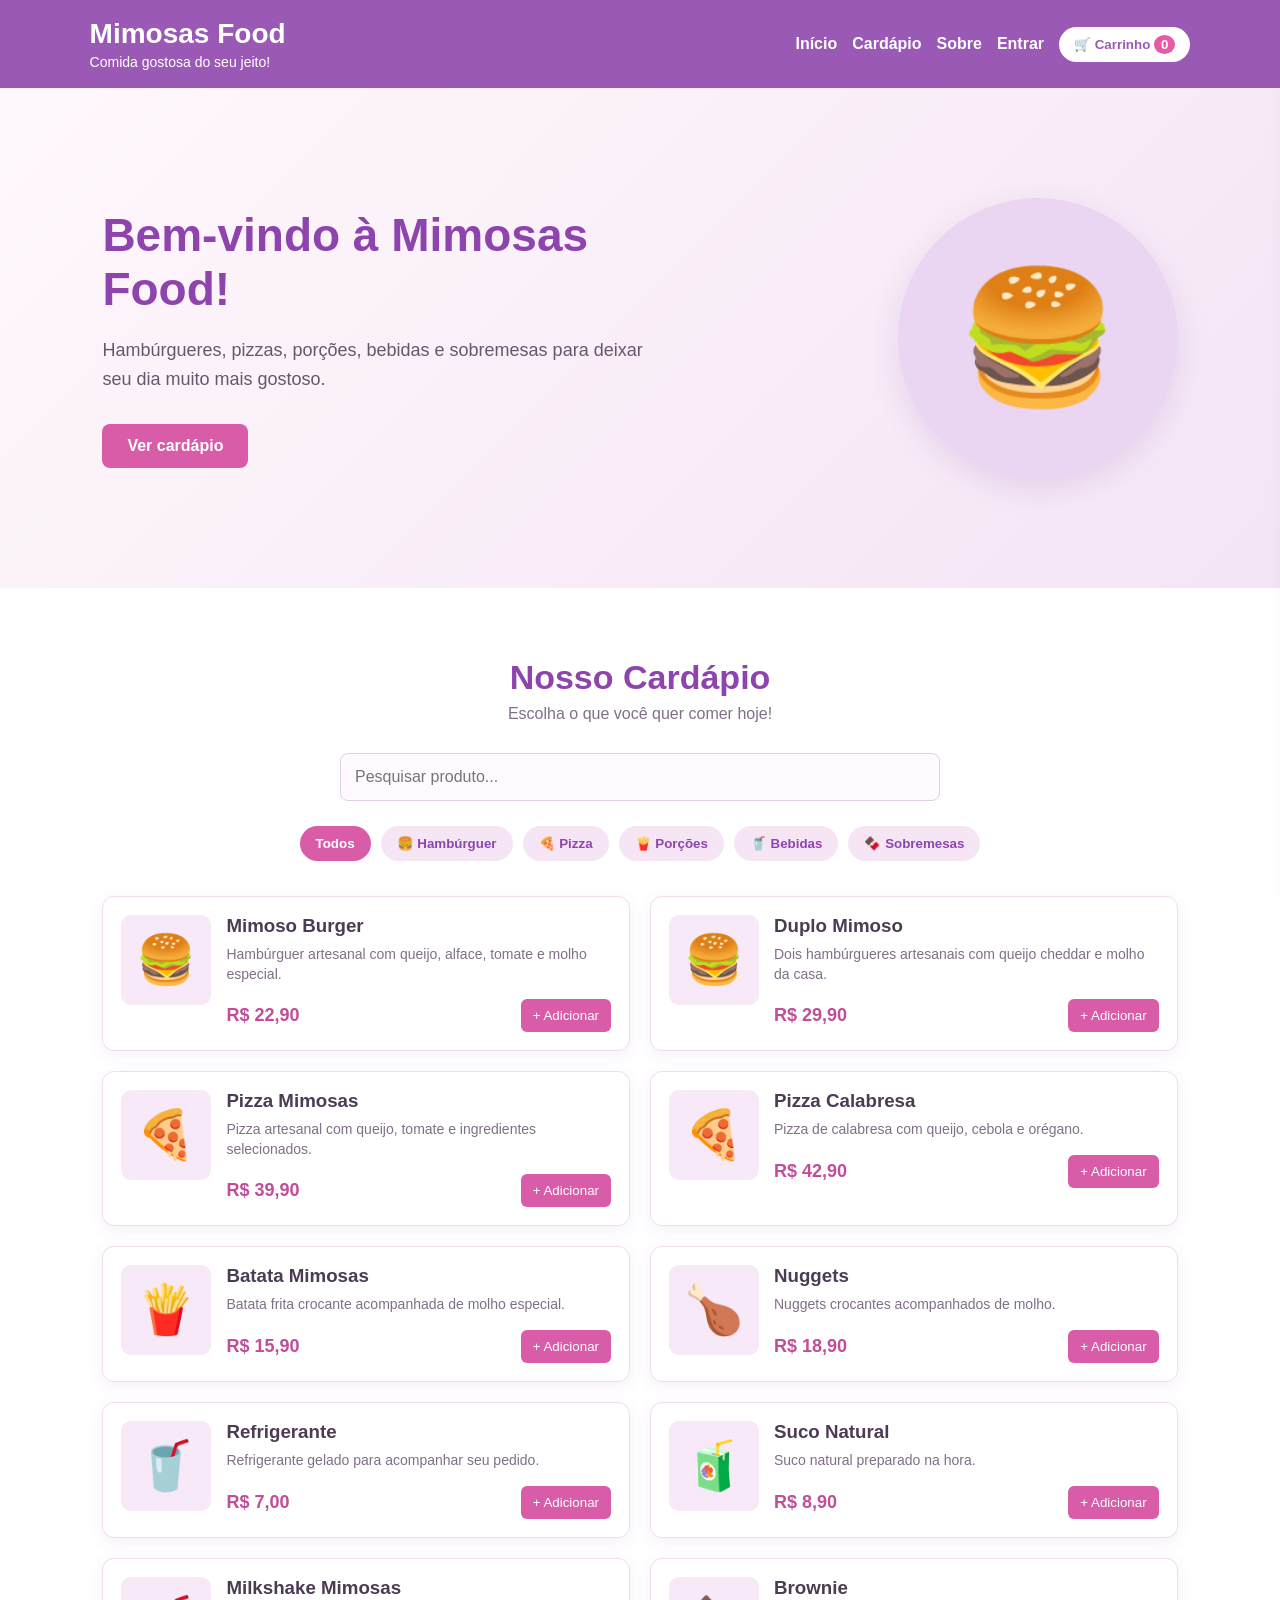
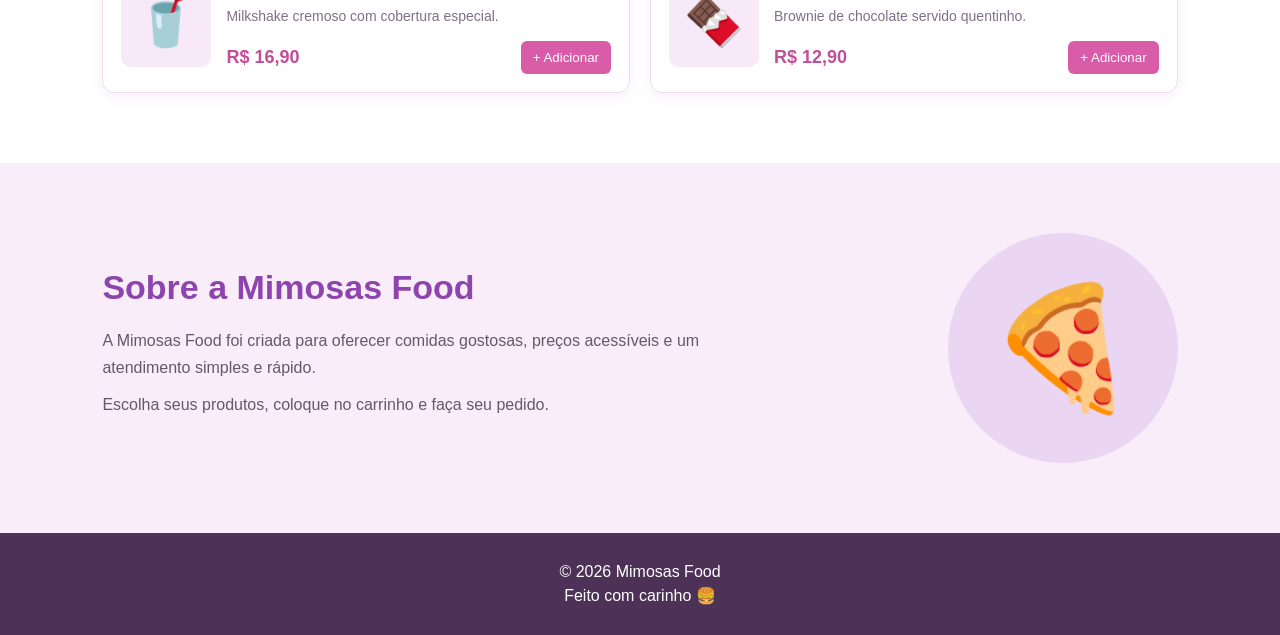
<file: trabalhoT.i/index.html>
<!DOCTYPE html>
<html lang="pt-BR">

<head>
    <meta charset="UTF-8">
    <meta name="viewport" content="width=device-width, initial-scale=1.0">
    <title>Mimosas Food</title>
    <link rel="stylesheet" href="style.css">
</head>

<body>

    <header>
        <div class="logo">
            <h1>Mimosas Food</h1>
            <p>Comida gostosa do seu jeito!</p>
        </div>

        <nav>
            <a href="#inicio">Início</a>
            <a href="#cardapio">Cardápio</a>
            <a href="#sobre">Sobre</a>
            <a href="login.html">Entrar</a>

            <button onclick="abrirCarrinho()">
                🛒 Carrinho
                <span id="contadorCarrinho">0</span>
            </button>
        </nav>
    </header>

    <main>

        <section class="inicio" id="inicio">

            <div class="inicio-texto">

                <h2>
                    Bem-vindo à Mimosas Food!
                </h2>

                <p>
                    Hambúrgueres, pizzas, porções, bebidas e
                    sobremesas para deixar seu dia muito mais gostoso.
                </p>

                <a href="#cardapio" class="botao">
                    Ver cardápio
                </a>

            </div>

            <div class="inicio-imagem">
                🍔
            </div>

        </section>

        <section class="cardapio" id="cardapio">

            <div class="titulo">

                <h2>Nosso Cardápio</h2>

                <p>
                    Escolha o que você quer comer hoje!
                </p>

            </div>

            <div class="busca">

                <input
                    type="text"
                    id="campoBusca"
                    placeholder="Pesquisar produto..."
                    oninput="pesquisarProdutos()"
                >

            </div>

            <div class="categorias">

                <button
                    class="categoria ativa"
                    onclick="filtrarCategoria('todos', this)"
                >
                    Todos
                </button>

                <button
                    class="categoria"
                    onclick="filtrarCategoria('hamburguer', this)"
                >
                    🍔 Hambúrguer
                </button>

                <button
                    class="categoria"
                    onclick="filtrarCategoria('pizza', this)"
                >
                    🍕 Pizza
                </button>

                <button
                    class="categoria"
                    onclick="filtrarCategoria('porcao', this)"
                >
                    🍟 Porções
                </button>

                <button
                    class="categoria"
                    onclick="filtrarCategoria('bebida', this)"
                >
                    🥤 Bebidas
                </button>

                <button
                    class="categoria"
                    onclick="filtrarCategoria('sobremesa', this)"
                >
                    🍫 Sobremesas
                </button>

            </div>

            <div
                id="listaProdutos"
                class="produtos"
            ></div>

        </section>

        <section class="sobre" id="sobre">

            <div>

                <h2>
                    Sobre a Mimosas Food
                </h2>

                <p>
                    A Mimosas Food foi criada para oferecer
                    comidas gostosas, preços acessíveis e
                    um atendimento simples e rápido.
                </p>

                <p>
                    Escolha seus produtos, coloque no carrinho
                    e faça seu pedido.
                </p>

            </div>

            <div class="sobre-emoji">
                🍕
            </div>

        </section>

    </main>

    <div
        id="fundoCarrinho"
        class="fundo"
        onclick="fecharCarrinho()"
    ></div>

    <aside
        id="carrinho"
        class="carrinho"
    >

        <div class="carrinho-topo">

            <h2>
                Meu Carrinho
            </h2>

            <button onclick="fecharCarrinho()">
                ✕
            </button>

        </div>

        <div id="itensCarrinho"></div>

        <div class="resumo">

            <div>
                <span>Subtotal</span>
                <strong id="subtotal">
                    R$ 0,00
                </strong>
            </div>

            <div>
                <span>Entrega</span>
                <strong id="entrega">
                    R$ 0,00
                </strong>
            </div>

            <div>
                <span>Desconto</span>
                <strong id="desconto">
                    - R$ 0,00
                </strong>
            </div>

            <div class="total">
                <span>Total</span>
                <strong id="total">
                    R$ 0,00
                </strong>
            </div>

            <div class="cupom">

                <input
                    type="text"
                    id="campoCupom"
                    placeholder="Cupom de desconto"
                >

                <button onclick="aplicarCupom()">
                    Aplicar
                </button>

            </div>

            <button
                class="finalizar"
                onclick="abrirCheckout()"
            >
                Finalizar pedido
            </button>

        </div>

    </aside>

    <div
        id="modalCheckout"
        class="modal"
    >

        <div class="modal-caixa">

            <button
                class="fechar"
                onclick="fecharCheckout()"
            >
                ✕
            </button>

            <h2>
                Finalizar pedido
            </h2>

            <p>
                Preencha seus dados para continuar.
            </p>

            <form
                id="formPedido"
                onsubmit="finalizarPedido(event)"
            >

                <label>
                    Nome
                </label>

                <input
                    type="text"
                    id="nomeCliente"
                    placeholder="Seu nome"
                    required
                >

                <label>
                    Telefone
                </label>

                <input
                    type="tel"
                    id="telefoneCliente"
                    placeholder="(00) 00000-0000"
                    required
                >

                <label>
                    Endereço
                </label>

                <input
                    type="text"
                    id="enderecoCliente"
                    placeholder="Rua, número e bairro"
                    required
                >

                <label>
                    Forma de pagamento
                </label>

                <select
                    id="pagamento"
                    required
                >

                    <option value="">
                        Escolha uma opção
                    </option>

                    <option value="pix">
                        PIX
                    </option>

                    <option value="cartao">
                        Cartão
                    </option>

                    <option value="dinheiro">
                        Dinheiro
                    </option>

                </select>

                <label>
                    Observação
                </label>

                <textarea
                    id="observacao"
                    placeholder="Alguma observação?"
                ></textarea>

                <button
                    type="submit"
                    class="finalizar"
                >
                    Confirmar pedido
                </button>

            </form>

        </div>

    </div>

    <div
        id="modalSucesso"
        class="modal"
    >

        <div class="modal-caixa sucesso">

            <div class="icone-sucesso">
                ✅
            </div>

            <h2>
                Pedido realizado!
            </h2>

            <p>
                Obrigado por comprar na Mimosas Food.
            </p>

            <strong id="numeroPedido">
                Pedido #0000
            </strong>

            <button
                class="finalizar"
                onclick="fecharSucesso()"
            >
                Voltar
            </button>

        </div>

    </div>

    <footer>

        <p>
            © 2026 Mimosas Food
        </p>

        <p>
            Feito com carinho 🍔
        </p>

    </footer>

    <script src="java.js"></script>

</body>
</html>
</file>
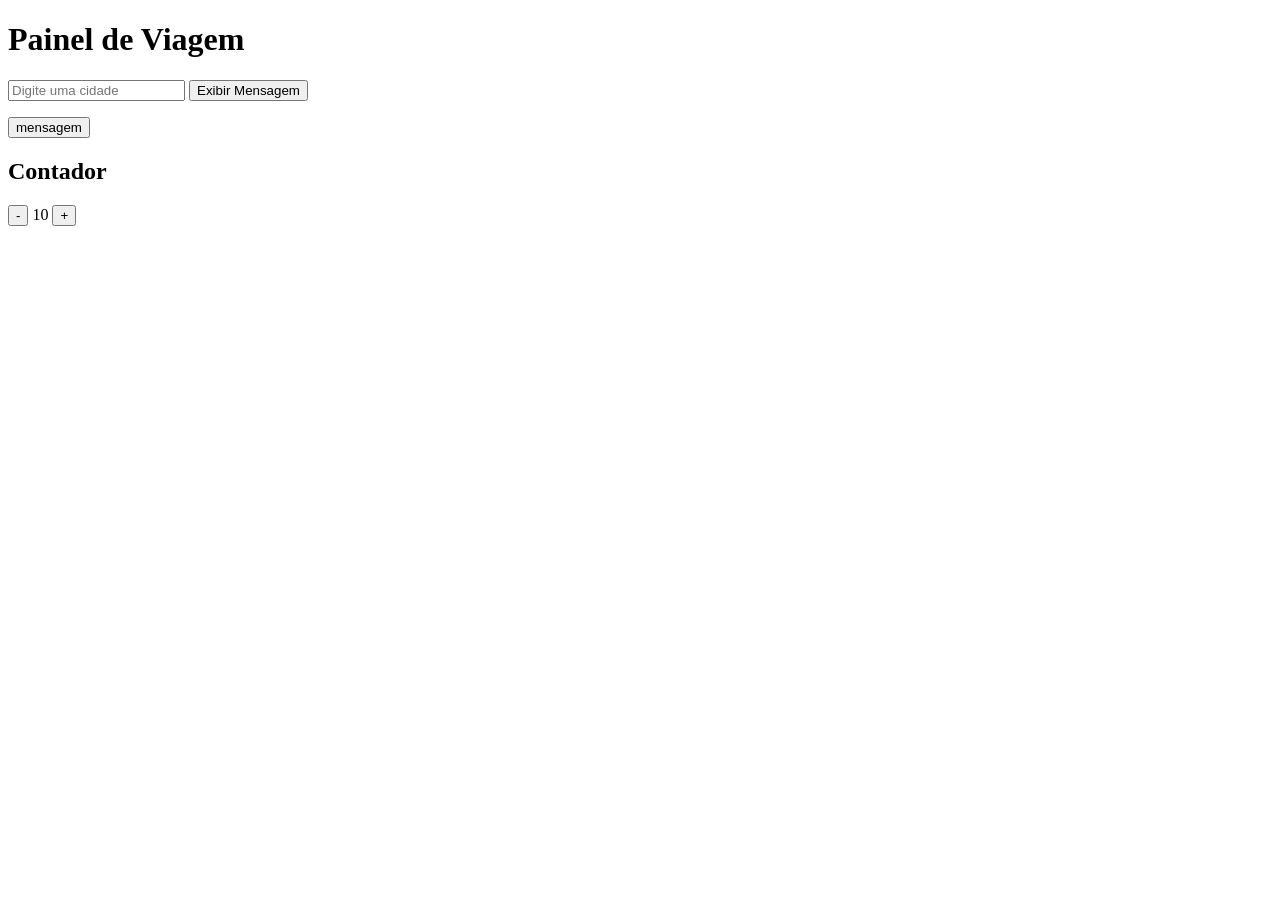
<file: DOM-17.09/atividade.html>
<!DOCTYPE html>
<html lang="pt-BR">
<head>
    <meta charset="UTF-8">
    <meta name="viewport" content="width=device-width, initial-scale=1.0">
    <title>painel</title>
</head>
<body>

    <h1 id="titulo">Painel de Viagem</h1>

      <input type="text" id="cidade" placeholder="Digite uma cidade">

       <button onclick="mostrarCidade()">Exibir Mensagem</button>
 
        <p id="mensagem"></p>

          <button onclick="destacarMensagem()">mensagem</button>

    <h2>Contador</h2>

      <button onclick="diminuir()">-</button>

        <span id="contador">10</span>

          <button onclick="aumentar()">+</button>

    <script src="atividade.js"></script>
</body>
</html>
</file>
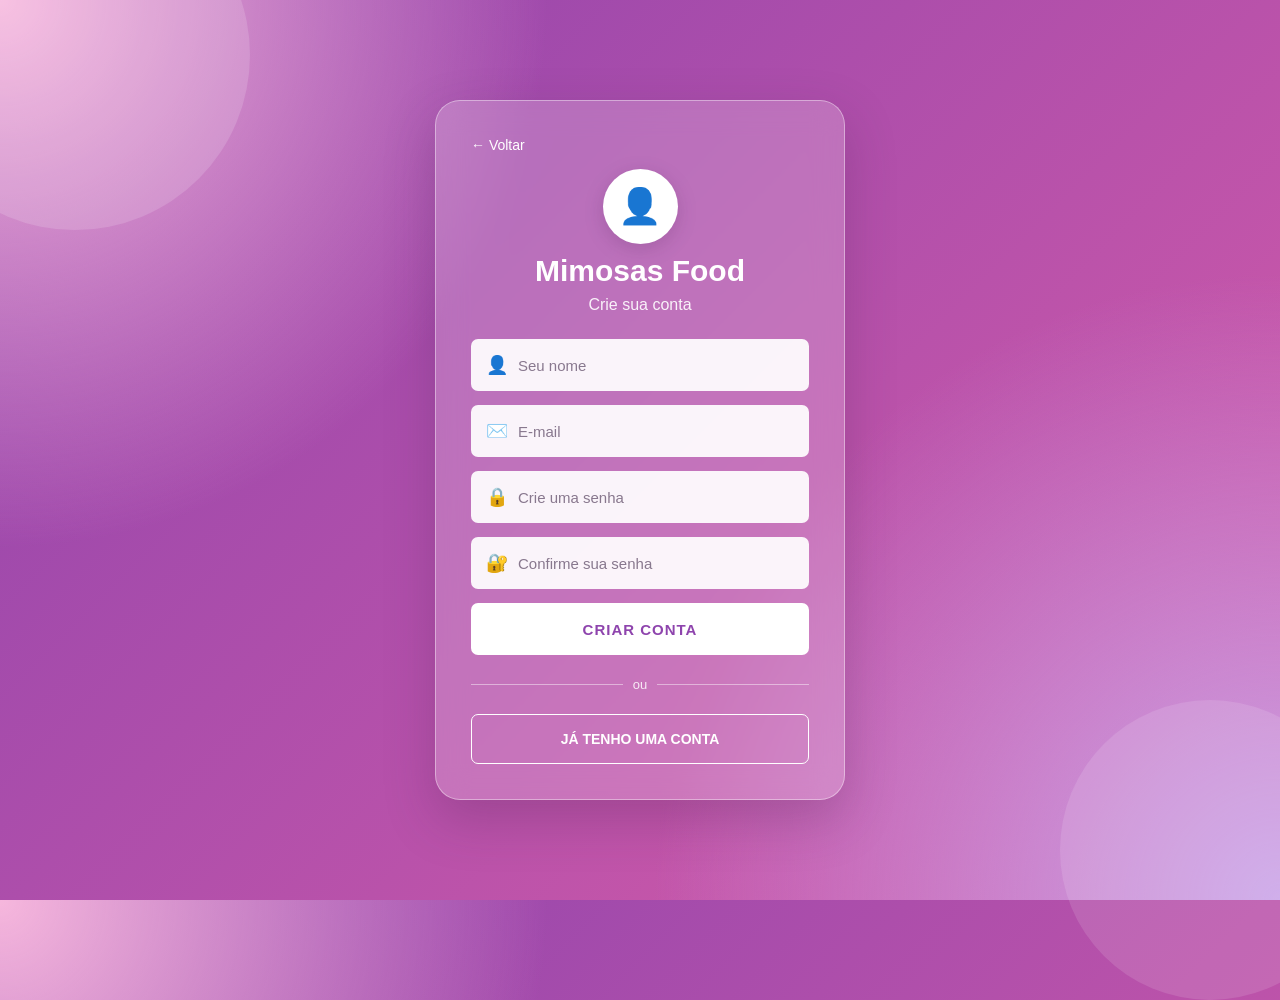
<file: trabalhoT.i/cadastro.html>
<!DOCTYPE html>
<html lang="pt-BR">

<head>
    <meta charset="UTF-8">
    <meta
        name="viewport"
        content="width=device-width, initial-scale=1.0"
    >

    <title>
        Cadastro - Mimosas Food
    </title>

    <link
        rel="stylesheet"
        href="style.css"
    >
</head>

<body class="pagina-login">

    <div class="login-caixa">

        <a
            href="login.html"
            class="voltar-login"
        >
            ← Voltar
        </a>

        <div class="login-icone">
            👤
        </div>

        <h1>
            Mimosas Food
        </h1>

        <p class="login-subtitulo">
            Crie sua conta
        </p>

        <form id="formCadastro">

            <div class="campo-login">

                <span>
                    👤
                </span>

                <input
                    type="text"
                    id="nomeCadastro"
                    placeholder="Seu nome"
                    required
                >

            </div>

            <div class="campo-login">

                <span>
                    ✉️
                </span>

                <input
                    type="email"
                    id="emailCadastro"
                    placeholder="E-mail"
                    required
                >

            </div>

            <div class="campo-login">

                <span>
                    🔒
                </span>

                <input
                    type="password"
                    id="senhaCadastro"
                    placeholder="Crie uma senha"
                    required
                >

            </div>

            <div class="campo-login">

                <span>
                    🔐
                </span>

                <input
                    type="password"
                    id="confirmarSenha"
                    placeholder="Confirme sua senha"
                    required
                >

            </div>

            <p
                id="erroCadastro"
                class="erro"
            ></p>

            <button
                type="submit"
                class="botao-entrar"
            >
                CRIAR CONTA
            </button>

        </form>

        <div class="linha-login">
            <span>ou</span>
        </div>

        <a
            href="login.html"
            class="botao-cadastro"
        >
            JÁ TENHO UMA CONTA
        </a>

    </div>

    <script src="java.js"></script>

</body>
</html>
</file>
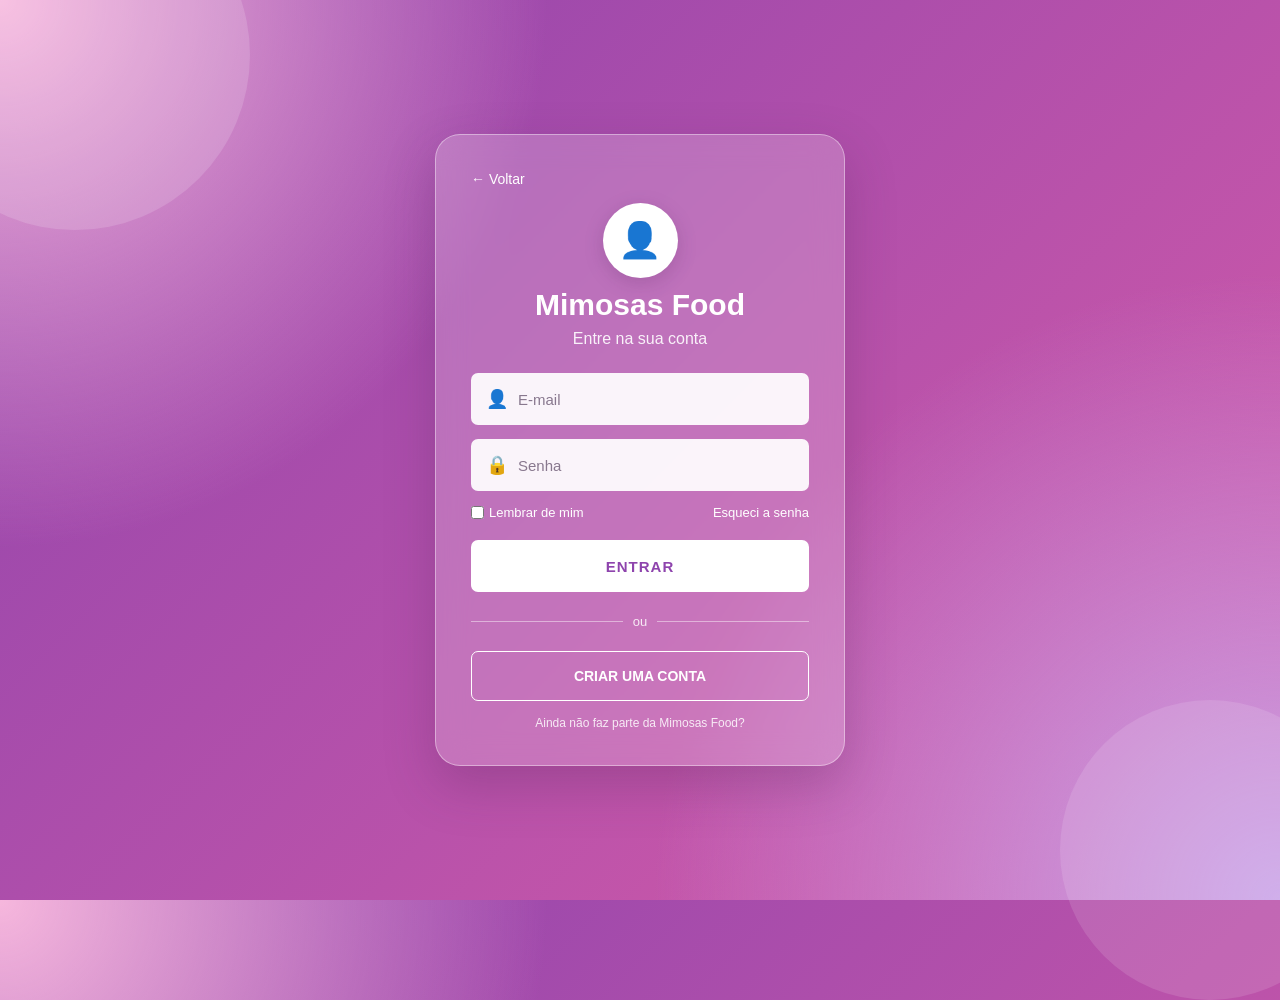
<file: trabalhoT.i/login.html>
<!DOCTYPE html>
<html lang="pt-BR">

<head>
    <meta charset="UTF-8">
    <meta name="viewport" content="width=device-width, initial-scale=1.0">
    <title>Login - Mimosas Food</title>
    <link rel="stylesheet" href="style.css">
</head>

<body class="pagina-login">

    <div class="login-caixa">

        <a
            href="index.html"
            class="voltar-login"
        >
            ← Voltar
        </a>

        <div class="login-icone">
            👤
        </div>

        <h1>
            Mimosas Food
        </h1>

        <p class="login-subtitulo">
            Entre na sua conta
        </p>

        <form id="formLogin">

            <div class="campo-login">

                <span>
                    👤
                </span>

                <input
                    type="email"
                    id="emailLogin"
                    placeholder="E-mail"
                    required
                >

            </div>

            <div class="campo-login">

                <span>
                    🔒
                </span>

                <input
                    type="password"
                    id="senhaLogin"
                    placeholder="Senha"
                    required
                >

            </div>

            <div class="opcoes-login">

                <label>
                    <input type="checkbox">
                    Lembrar de mim
                </label>

                <a href="#">
                    Esqueci a senha
                </a>

            </div>

            <p
                id="erroLogin"
                class="erro"
            ></p>

            <button
                type="submit"
                class="botao-entrar"
            >
                ENTRAR
            </button>

        </form>

        <div class="linha-login">
            <span>ou</span>
        </div>

        <a
            href="cadastro.html"
            class="botao-cadastro"
        >
            CRIAR UMA CONTA
        </a>

        <p class="texto-final">
            Ainda não faz parte da Mimosas Food?
        </p>

    </div>

    <script src="java.js"></script>

</body>
</html>
</file>
<file: desperdiciozero/style.css>
:root {
  --verde-escuro: #1b5e20;
  --verde-medio: #2e7d32;
  --verde-claro: #a8d5a2;
  --verde-suave: #e8f5e3;
  --bege: #f5efe0;
  --bege-escuro: #e6dcc3;
  --branco: #ffffff;
  --amarelo: #f9c74f;
  --amarelo-escuro: #8a6100;
  --texto: #1f2a1f;
  --texto-suave: #4a5a48;
  --erro: #b3261e;
 
  --raio: 18px;
  --sombra: 0 8px 24px rgba(27, 94, 32, 0.10);
  --sombra-forte: 0 14px 36px rgba(27, 94, 32, 0.18);
  --fonte: "Segoe UI", system-ui, -apple-system, Roboto, "Helvetica Neue", Arial, sans-serif;
  --transicao: 0.3s ease;
}
 
*, *::before, *::after { box-sizing: border-box; }
 
html { scroll-behavior: smooth; scroll-padding-top: 80px; }
 
body {
  margin: 0;
  font-family: var(--fonte);
  font-size: 1.05rem;
  line-height: 1.65;
  color: var(--texto);
  background: var(--bege);
}
 
img, svg { max-width: 100%; display: block; }
h1, h2, h3 { line-height: 1.2; color: var(--verde-escuro); margin-top: 0; }
a { color: var(--verde-medio); }
cite { font-style: normal; font-size: 0.85em; color: var(--texto-suave); }
 
.container { width: min(1140px, 92%); margin-inline: auto; }
.narrow { width: min(780px, 92%); }
 
:focus-visible {
  outline: 3px solid var(--amarelo);
  outline-offset: 3px;
  border-radius: 6px;
}
 
.sr-only {
  position: absolute; width: 1px; height: 1px; padding: 0; margin: -1px;
  overflow: hidden; clip: rect(0 0 0 0); white-space: nowrap; border: 0;
}
 
.skip-link {
  position: absolute; left: 1rem; top: -60px; z-index: 1000;
  background: var(--amarelo); color: var(--texto); padding: 0.6rem 1rem;
  border-radius: 8px; font-weight: 700; text-decoration: none;
  transition: top var(--transicao);
}
.skip-link:focus { top: 1rem; }
 
.site-header {
  position: sticky; top: 0; z-index: 100;
  background: rgba(27, 94, 32, 0.97);
  backdrop-filter: blur(6px);
  box-shadow: 0 2px 12px rgba(0, 0, 0, 0.15);
}
.nav { display: flex; align-items: center; justify-content: space-between; min-height: 68px; }
 
.logo {
  display: flex; align-items: center; gap: 0.5rem;
  color: var(--branco); text-decoration: none; font-size: 1.25rem;
}
.logo strong { color: var(--amarelo); }
.logo-icon { font-size: 1.5rem; }
 
.nav-menu { display: flex; gap: 0.25rem; list-style: none; margin: 0; padding: 0; }
.nav-link {
  display: block; padding: 0.5rem 0.8rem; border-radius: 999px;
  color: var(--branco); text-decoration: none; font-weight: 500; font-size: 0.95rem;
  transition: background var(--transicao), color var(--transicao);
}
.nav-link:hover { background: rgba(255, 255, 255, 0.15); }
.nav-link.active { background: var(--amarelo); color: var(--texto); }
 
.nav-toggle {
  display: none; background: none; border: 0; cursor: pointer; padding: 0.5rem;
  flex-direction: column; gap: 5px;
}
.nav-toggle .bar { width: 26px; height: 3px; background: var(--branco); border-radius: 2px; transition: var(--transicao); }
.nav-toggle[aria-expanded="true"] .bar:nth-child(2) { transform: translateY(8px) rotate(45deg); }
.nav-toggle[aria-expanded="true"] .bar:nth-child(3) { opacity: 0; }
.nav-toggle[aria-expanded="true"] .bar:nth-child(4) { transform: translateY(-8px) rotate(-45deg); }
 
.btn {
  display: inline-flex; align-items: center; justify-content: center; gap: 0.4rem;
  padding: 0.8rem 1.4rem; border-radius: 999px; border: 2px solid transparent;
  font: inherit; font-weight: 700; text-decoration: none; cursor: pointer;
  transition: transform var(--transicao), box-shadow var(--transicao), background var(--transicao);
}
.btn:hover { transform: translateY(-2px); box-shadow: var(--sombra); }
.btn-primary { background: var(--amarelo); color: var(--texto); }
.btn-primary:hover { background: #ffd666; }
.btn-outline { background: transparent; border-color: var(--verde-medio); color: var(--verde-escuro); }
.btn-outline:hover { background: var(--verde-suave); }
.btn-sm { padding: 0.5rem 1rem; font-size: 0.9rem; }
.btn:disabled { opacity: 0.5; cursor: not-allowed; transform: none; box-shadow: none; }
 
.hero {
  background: linear-gradient(160deg, var(--verde-escuro) 0%, var(--verde-medio) 55%, #43a047 100%);
  color: var(--branco);
  padding: 4rem 0 3rem;
  position: relative;
  overflow: hidden;
}
.hero::after {
  content: ""; position: absolute; inset: auto 0 -1px 0; height: 60px;
  background: var(--bege);
  clip-path: ellipse(70% 100% at 50% 100%);
}
.hero-grid { display: grid; grid-template-columns: 1.1fr 0.9fr; gap: 2rem; align-items: center; }
.hero h1 { color: var(--branco); font-size: clamp(2.6rem, 6vw, 4.2rem); margin-bottom: 0.2rem; }
.hero-subtitle { font-size: 1.35rem; color: var(--amarelo); font-weight: 600; margin: 0 0 1.2rem; }
.hero-quote {
  margin: 0 0 1.2rem; padding: 1rem 1.2rem; border-left: 5px solid var(--amarelo);
  background: rgba(255, 255, 255, 0.12); border-radius: 0 12px 12px 0;
  font-size: 1.2rem; font-style: italic;
}
.hero-desc { color: #eef7ec; max-width: 56ch; }
.hero-actions { display: flex; flex-wrap: wrap; gap: 0.8rem; margin-top: 1.5rem; }
.hero .btn-outline { border-color: var(--branco); color: var(--branco); }
.hero .btn-outline:hover { background: rgba(255, 255, 255, 0.15); }
.hero-figure { margin: 0; }
.hero-svg { width: 100%; max-width: 420px; margin-inline: auto; animation: flutuar 6s ease-in-out infinite; }
 
.badge {
  display: inline-block; background: var(--amarelo); color: var(--texto);
  padding: 0.3rem 0.8rem; border-radius: 999px; font-size: 0.85rem; font-weight: 700; margin-bottom: 1rem;
}
 
.stats-grid {
  display: grid; grid-template-columns: repeat(3, 1fr); gap: 1.2rem;
  margin-top: 2.5rem; position: relative; z-index: 2;
}
.stat-card {
  background: var(--branco); color: var(--texto); border-radius: var(--raio);
  padding: 1.4rem; box-shadow: var(--sombra-forte); text-align: center;
}
.stat-icon { font-size: 2rem; }
.stat-number { font-size: 2.2rem; font-weight: 800; color: var(--verde-escuro); margin: 0.3rem 0; }
.stat-label { margin: 0; font-size: 0.95rem; color: var(--texto-suave); }
 
.section { padding: 5rem 0; }
.section-alt { background: var(--verde-suave); }
.section-header { text-align: center; max-width: 720px; margin: 0 auto 2.5rem; }
.section-header h2 { font-size: clamp(1.9rem, 4vw, 2.6rem); margin-bottom: 0.5rem; }
.section-header p { color: var(--texto-suave); margin: 0; }
.section-tag {
  display: inline-block; color: var(--amarelo-escuro); background: #fff3cd;
  font-weight: 700; font-size: 0.8rem; text-transform: uppercase; letter-spacing: 0.08em;
  padding: 0.25rem 0.7rem; border-radius: 999px; margin-bottom: 0.6rem;
}
.sub-title { font-size: 1.5rem; margin: 3rem 0 1.2rem; text-align: center; }
 
.card {
  background: var(--branco); border-radius: var(--raio); padding: 1.8rem;
  box-shadow: var(--sombra); transition: transform var(--transicao), box-shadow var(--transicao);
}
.two-col { display: grid; grid-template-columns: 1fr 1fr; gap: 1.5rem; align-items: stretch; }
.card-figure { margin: 0; display: flex; flex-direction: column; justify-content: center; }
.card-figure figcaption { text-align: center; color: var(--texto-suave); font-size: 0.9rem; margin-top: 0.5rem; }
 
.cards-grid { display: grid; grid-template-columns: repeat(auto-fit, minmax(220px, 1fr)); gap: 1.2rem; }
.cause-card { text-align: center; border-top: 5px solid var(--verde-claro); }
.cause-card:hover { transform: translateY(-6px); box-shadow: var(--sombra-forte); border-top-color: var(--amarelo); }
.cause-card .icon { font-size: 2.4rem; display: block; margin-bottom: 0.5rem; }
.cause-card h4 { color: var(--verde-escuro); margin: 0 0 0.4rem; font-size: 1.1rem; }
.cause-card p { margin: 0; font-size: 0.95rem; color: var(--texto-suave); }
 
.check-list { list-style: none; padding: 0; margin: 0.8rem 0; }
.check-list li { position: relative; padding-left: 1.9rem; margin-bottom: 0.7rem; }
.check-list li::before {
  content: "✔"; position: absolute; left: 0; top: 0;
  color: var(--verde-medio); font-weight: 900;
}
 
.tabs { background: var(--branco); border-radius: var(--raio); box-shadow: var(--sombra); overflow: hidden; }
.tab-list { display: flex; background: var(--verde-escuro); }
.tab {
  flex: 1; padding: 1rem; border: 0; background: transparent; color: var(--branco);
  font: inherit; font-weight: 700; cursor: pointer; transition: background var(--transicao);
}
.tab:hover { background: rgba(255, 255, 255, 0.12); }
.tab[aria-selected="true"] { background: var(--amarelo); color: var(--texto); }
.tab-panel { padding: 1.8rem; animation: aparecer 0.4s ease; }
 
.local-card { display: flex; gap: 1.5rem; margin-top: 3rem; border-left: 6px solid var(--amarelo); }
.local-icon { font-size: 3rem; }
.note { background: #fff8e1; border-radius: 12px; padding: 0.9rem 1rem; margin-bottom: 0; }
 
.ods-badge {
  width: 90px; height: 90px; border-radius: 14px; background: #bf8b2e;
  color: var(--branco); display: flex; flex-direction: column; align-items: center; justify-content: center;
  font-size: 2rem; font-weight: 800; margin-bottom: 1rem;
}
.meta-card { background: var(--verde-escuro); color: var(--branco); }
.meta-card h3 { color: var(--amarelo); font-size: 2rem; }
.meta-label { font-weight: 700; color: var(--verde-claro); }
.meta-text { font-size: 1.1rem; }
.meta-visual { margin: 1.4rem 0; display: grid; gap: 0.7rem; }
.meta-bar { display: grid; grid-template-columns: 50px 1fr; align-items: center; gap: 0.6rem; font-weight: 700; }
.meta-fill { height: 22px; border-radius: 999px; }
.meta-fill.full { background: #ef8354; width: 100%; }
.meta-fill.half { background: var(--amarelo); width: 50%; }
.small { font-size: 0.88rem; opacity: 0.9; }
 
.steps {
  list-style: none; padding: 0; margin: 0;
  display: grid; grid-template-columns: repeat(5, 1fr); gap: 1rem; counter-reset: passo;
}
.steps li {
  background: var(--branco); border-radius: var(--raio); padding: 1.3rem 1rem; text-align: center;
  box-shadow: var(--sombra); position: relative; counter-increment: passo;
}
.steps li::before {
  content: counter(passo); position: absolute; top: -12px; left: 50%; transform: translateX(-50%);
  width: 28px; height: 28px; border-radius: 50%; background: var(--amarelo);
  font-weight: 800; display: grid; place-items: center; font-size: 0.9rem;
}
.step-icon { display: block; font-size: 2rem; margin: 0.3rem 0; }
 
.calc-grid { display: grid; grid-template-columns: 0.9fr 1.1fr; gap: 1.5rem; align-items: start; }
.form-group { margin-bottom: 1.3rem; }
.form-group label { display: block; font-weight: 700; margin-bottom: 0.4rem; color: var(--verde-escuro); }
.form-group input {
  width: 100%; padding: 0.85rem 1rem; border: 2px solid var(--bege-escuro); border-radius: 12px;
  font: inherit; background: #fffdf8; transition: border-color var(--transicao);
}
.form-group input:focus { border-color: var(--verde-medio); outline: none; box-shadow: 0 0 0 4px rgba(46, 125, 50, 0.2); }
.form-group input[aria-invalid="true"] { border-color: var(--erro); background: #fff5f4; }
.hint { display: block; color: var(--texto-suave); font-size: 0.85rem; margin-top: 0.3rem; }
.error-msg { color: var(--erro); font-weight: 600; font-size: 0.9rem; margin: 0.35rem 0 0; min-height: 1.2em; }
.form-actions { display: flex; gap: 0.8rem; flex-wrap: wrap; }
 
.result-card { min-height: 100%; }
.result-empty { text-align: center; color: var(--texto-suave); padding: 2rem 0; }
.result-empty span { font-size: 3.5rem; }
.result-boxes { display: grid; grid-template-columns: repeat(3, 1fr); gap: 0.8rem; margin-bottom: 1.4rem; }
.result-box {
  background: var(--verde-suave); border-radius: 14px; padding: 1rem; text-align: center;
  animation: aparecer 0.5s ease both;
}
.result-box:nth-child(2) { animation-delay: 0.1s; }
.result-box:nth-child(3) { animation-delay: 0.2s; }
.result-box .valor { display: block; font-size: 1.6rem; font-weight: 800; color: var(--verde-escuro); }
.result-box .rotulo { font-size: 0.85rem; color: var(--texto-suave); }
 
.chart { margin: 1rem 0; }
.chart-title { font-weight: 700; margin-bottom: 0.6rem; }
.chart-row { display: grid; grid-template-columns: 140px 1fr 70px; gap: 0.6rem; align-items: center; margin-bottom: 0.6rem; font-size: 0.9rem; }
.chart-track { background: var(--bege); border-radius: 999px; height: 20px; overflow: hidden; }
.chart-bar { height: 100%; border-radius: 999px; width: 0; transition: width 1s ease; }
.chart-bar.voce { background: var(--amarelo); }
.chart-bar.brasil { background: var(--verde-medio); }
.chart-bar.mundo { background: var(--verde-claro); }
.chart-value { font-weight: 700; text-align: right; }
 
.feedback { border-radius: 12px; padding: 1rem; margin-top: 1rem; }
.feedback.bom { background: #e3f4df; border-left: 5px solid var(--verde-medio); }
.feedback.medio { background: #fff8e1; border-left: 5px solid var(--amarelo); }
.feedback.alto { background: #fde8e4; border-left: 5px solid #d9534f; }
 
.quiz-top { display: flex; justify-content: space-between; align-items: center; gap: 1rem; margin-bottom: 1rem; flex-wrap: wrap; }
.quiz-count { font-weight: 700; color: var(--texto-suave); }
.quiz-score { background: var(--amarelo); padding: 0.25rem 0.8rem; border-radius: 999px; font-weight: 700; }
.quiz-progress { height: 8px; background: var(--bege); border-radius: 999px; overflow: hidden; margin-bottom: 1.5rem; }
.quiz-progress div { height: 100%; background: var(--verde-medio); transition: width 0.4s ease; }
.quiz-question { font-size: 1.35rem; margin-bottom: 1.2rem; }
.quiz-options { display: grid; gap: 0.7rem; list-style: none; padding: 0; margin: 0; }
.quiz-option {
  width: 100%; text-align: left; padding: 0.95rem 1.1rem; border-radius: 12px;
  border: 2px solid var(--bege-escuro); background: #fffdf8; font: inherit; cursor: pointer;
  display: flex; gap: 0.8rem; align-items: center;
  transition: border-color var(--transicao), background var(--transicao), transform var(--transicao);
}
.quiz-option:hover:not(:disabled) { border-color: var(--verde-medio); transform: translateX(4px); }
.quiz-option .letra {
  flex: 0 0 32px; height: 32px; border-radius: 50%; background: var(--verde-suave);
  display: grid; place-items: center; font-weight: 800; color: var(--verde-escuro);
}
.quiz-option.correta { border-color: var(--verde-medio); background: #e3f4df; }
.quiz-option.errada { border-color: #d9534f; background: #fde8e4; }
.quiz-option:disabled { cursor: default; }
.quiz-explain { margin-top: 1.2rem; padding: 1rem; border-radius: 12px; background: var(--verde-suave); animation: aparecer 0.4s ease; }
.quiz-next { margin-top: 1.2rem; display: flex; justify-content: flex-end; }
.quiz-result { text-align: center; }
.quiz-result .big { font-size: 4rem; }
.quiz-result .pontos { font-size: 2.6rem; font-weight: 800; color: var(--verde-escuro); margin: 0.3rem 0; }
 
.tips-grid { display: grid; grid-template-columns: repeat(auto-fill, minmax(240px, 1fr)); gap: 1.2rem; }
.tip { perspective: 1000px; min-height: 230px; }
.tip-btn { all: unset; display: block; width: 100%; height: 100%; cursor: pointer; border-radius: var(--raio); }
.tip-btn:focus-visible { outline: 3px solid var(--amarelo); outline-offset: 3px; }
.tip-inner {
  display: block; position: relative; width: 100%; height: 100%; min-height: 230px;
  transition: transform 0.6s ease; transform-style: preserve-3d;
}
.tip-btn[aria-pressed="true"] .tip-inner { transform: rotateY(180deg); }
.tip-face {
  position: absolute; inset: 0; backface-visibility: hidden; border-radius: var(--raio);
  padding: 1.4rem; box-shadow: var(--sombra); display: flex; flex-direction: column; justify-content: center;
}
.tip-front { background: var(--branco); text-align: center; align-items: center; }
.tip-front .icon { font-size: 2.8rem; display: block; }
.tip-title { display: block; font-size: 1.15rem; font-weight: 700; color: var(--verde-escuro); margin: 0.5rem 0; }
.tip-front .ver { font-size: 0.85rem; color: var(--amarelo-escuro); font-weight: 700; }
.tip-back { background: var(--verde-escuro); color: var(--branco); transform: rotateY(180deg); font-size: 0.97rem; }
.tip-back strong { color: var(--amarelo); }
 
.progress-card { display: grid; gap: 0.8rem; margin-bottom: 1.5rem; }
.progress-info { display: flex; justify-content: space-between; flex-wrap: wrap; gap: 0.5rem; }
.progress-info p { margin: 0; }
.level { font-weight: 700; color: var(--verde-escuro); }
.progress { height: 18px; background: var(--bege); border-radius: 999px; overflow: hidden; }
.progress-fill {
  height: 100%; width: 0; border-radius: 999px; transition: width 0.6s ease;
  background: linear-gradient(90deg, var(--verde-medio), var(--amarelo));
}
.progress-card .btn { justify-self: start; }
 
.days-grid { display: grid; grid-template-columns: repeat(auto-fill, minmax(250px, 1fr)); gap: 1.2rem; }
.day-card { padding: 1.4rem; border-top: 6px solid var(--verde-claro); }
.day-card.completo { border-top-color: var(--amarelo); background: #fffdf3; }
.day-card fieldset { border: 0; padding: 0; margin: 0; }
.day-card legend { font-weight: 800; color: var(--verde-escuro); font-size: 1.15rem; margin-bottom: 0.2rem; display: flex; gap: 0.5rem; align-items: center; }
.day-theme { font-size: 0.9rem; color: var(--texto-suave); margin: 0 0 0.8rem; }
.day-status { font-size: 0.8rem; background: var(--amarelo); border-radius: 999px; padding: 0.1rem 0.5rem; }
.task { display: flex; gap: 0.6rem; align-items: flex-start; padding: 0.45rem 0; cursor: pointer; }
.task input { width: 20px; height: 20px; accent-color: var(--verde-medio); margin-top: 0.2rem; flex-shrink: 0; cursor: pointer; }
.task input:checked + span { text-decoration: line-through; color: var(--texto-suave); }
 
.achievement { text-align: center; margin-top: 1.5rem; border: 3px solid var(--amarelo); animation: aparecer 0.6s ease; }
.achievement span { font-size: 4rem; }
 
.site-footer { background: var(--verde-escuro); color: #e6f2e4; padding: 3rem 0 1.5rem; }
.footer-grid { display: grid; grid-template-columns: 1fr 1.4fr; gap: 2rem; }
.footer-logo { font-size: 1.3rem; }
.footer-title { color: var(--amarelo); font-size: 1.1rem; }
.sources { padding-left: 1.1rem; margin: 0; font-size: 0.92rem; }
.copy { text-align: center; margin: 2rem 0 0; font-size: 0.9rem; border-top: 1px solid rgba(255, 255, 255, 0.15); padding-top: 1.2rem; }
.site-footer a { color: var(--amarelo); }
 
@keyframes flutuar { 0%, 100% { transform: translateY(0); } 50% { transform: translateY(-12px); } }
@keyframes aparecer { from { opacity: 0; transform: translateY(12px); } to { opacity: 1; transform: none; } }
 
.reveal { opacity: 0; transform: translateY(30px); transition: opacity 0.7s ease, transform 0.7s ease; }
.reveal.visible { opacity: 1; transform: none; }
 
@media (prefers-reduced-motion: reduce) {
  *, *::before, *::after { animation: none !important; transition: none !important; scroll-behavior: auto !important; }
  .reveal { opacity: 1; transform: none; }
}
 
@media (max-width: 1000px) {
  .steps { grid-template-columns: repeat(3, 1fr); row-gap: 1.6rem; }
  .calc-grid { grid-template-columns: 1fr; }
}
 
@media (max-width: 860px) {
  .nav-toggle { display: flex; }
  .nav-menu {
    position: absolute; top: 68px; left: 0; right: 0; flex-direction: column;
    background: var(--verde-escuro); padding: 1rem; gap: 0.3rem;
    box-shadow: 0 10px 20px rgba(0, 0, 0, 0.2); display: none;
  }
  .nav-menu.open { display: flex; }
  .nav-link { padding: 0.8rem 1rem; }
  .hero-grid, .two-col, .footer-grid { grid-template-columns: 1fr; }
  .hero-figure { order: -1; max-width: 300px; margin-inline: auto; }
  .stats-grid { grid-template-columns: 1fr; }
}
 
@media (max-width: 600px) {
  body { font-size: 1rem; }
  .section { padding: 3.5rem 0; }
  .steps { grid-template-columns: 1fr 1fr; }
  .result-boxes { grid-template-columns: 1fr; }
  .chart-row { grid-template-columns: 1fr 60px; }
  .chart-row .chart-label { grid-column: 1 / -1; }
  .local-card { flex-direction: column; gap: 0.5rem; }
  .tab { padding: 0.8rem 0.4rem; font-size: 0.9rem; }
  .card { padding: 1.3rem; }
}
</file>
<file: TRABALHO NOA/style.css>
/* Custom Properties (Variáveis CSS para Temas) */
:root {
    --bg-primary: #f0f2f5;
    --card-bg: #ffffff;
    --text-color: #1a1a1a;
    --border-color: #e0e0e0;
    --primary-color: #2563eb;
    --success-color: #16a34a;
    --warning-color: #d97706;
    --danger-color: #dc2626;
    --shadow: 0 10px 25px -5px rgba(0, 0, 0, 0.1);
}

[data-theme="dark"] {
    --bg-primary: #0f172a;
    --card-bg: #1e293b;
    --text-color: #f8fafc;
    --border-color: #334155;
    --shadow: 0 10px 25px -5px rgba(0, 0, 0, 0.5);
}

* {
    box-sizing: border-box;
    margin: 0;
    padding: 0;
    font-family: 'Segoe UI', Tahoma, Geneva, Verdana, sans-serif;
    transition: background-color 0.3s ease, color 0.3s ease;
}

body {
    background-color: var(--bg-primary);
    color: var(--text-color);
    display: flex;
    justify-content: center;
    align-items: center;
    min-height: 100vh;
    padding: 20px;
}

.app-container {
    background-color: var(--card-bg);
    border: 1px solid var(--border-color);
    border-radius: 16px;
    box-shadow: var(--shadow);
    width: 100%;
    max-width: 480px;
    padding: 24px;
}

.app-header {
    display: flex;
    justify-content: space-between;
    align-items: center;
    margin-bottom: 24px;
}

#btn-theme-toggle {
    background: transparent;
    border: 1px solid var(--border-color);
    border-radius: 50%;
    cursor: pointer;
    font-size: 1.2rem;
    padding: 8px;
}

.display-container {
    text-align: center;
    margin-bottom: 24px;
}

#counter-display {
    font-size: 4rem;
    font-weight: 800;
    line-height: 1;
}

.status-message {
    font-size: 0.875rem;
    height: 20px;
    margin-top: 8px;
    color: var(--danger-color);
}

.controls-grid {
    border: none;
    display: grid;
    grid-template-columns: repeat(3, 1fr);
    gap: 10px;
    margin-bottom: 24px;
}

.controls-grid legend {
    font-size: 0.85rem;
    color: var(--border-color);
    margin-bottom: 8px;
}

.btn {
    border: none;
    border-radius: 8px;
    color: #fff;
    cursor: pointer;
    font-weight: 600;
    padding: 12px;
}

.btn:active { transform: scale(0.96); }
.btn-primary { background-color: var(--primary-color); }
.btn-success { background-color: var(--success-color); }
.btn-warning { background-color: var(--warning-color); }
.btn-danger { background-color: var(--danger-color); }
.btn-secondary { background-color: #64748b; }
.btn-outline {
    background-color: transparent;
    border: 1px solid var(--border-color);
    color: var(--text-color);
    width: 100%;
    margin-top: 12px;
}

.history-section h2 {
    font-size: 1.1rem;
    margin-bottom: 12px;
}

.history-list {
    list-style: none;
    max-height: 150px;
    overflow-y: auto;
    border: 1px solid var(--border-color);
    border-radius: 8px;
    padding: 8px;
}

.history-list li {
    font-size: 0.85rem;
    padding: 6px 8px;
    border-bottom: 1px solid var(--border-color);
    display: flex;
    justify-content: space-between;
}

.history-list li:last-child { border-bottom: none; }
</file>
<file: trabalhoT.i/style.css>
* {
    margin: 0;
    padding: 0;
    box-sizing: border-box;
}

body {
    font-family: Arial, sans-serif;
    background: #fff8fc;
    color: #3d3045;
}

html {
    scroll-behavior: smooth;
}

header {
    background: #9b59b6;
    color: white;
    padding: 18px 7%;
    display: flex;
    justify-content: space-between;
    align-items: center;
    gap: 20px;
}

.logo h1 {
    font-size: 28px;
}

.logo p {
    font-size: 14px;
    margin-top: 4px;
}

nav {
    display: flex;
    align-items: center;
    gap: 15px;
    flex-wrap: wrap;
}

nav a {
    color: white;
    text-decoration: none;
    font-weight: bold;
}

nav a:hover {
    color: #ffd9f1;
}

nav button {
    border: none;
    background: white;
    color: #9b59b6;
    padding: 10px 15px;
    border-radius: 20px;
    font-weight: bold;
    cursor: pointer;
}

#contadorCarrinho {
    background: #e85aa8;
    color: white;
    padding: 2px 7px;
    border-radius: 50%;
}

.inicio {
    min-height: 500px;
    padding: 60px 8%;
    display: flex;
    align-items: center;
    justify-content: space-between;
    gap: 40px;
    background: linear-gradient(135deg, #fff8fc, #f3e5f5);
}

.inicio-texto {
    max-width: 550px;
}

.inicio-texto h2 {
    font-size: 46px;
    color: #8e44ad;
    margin-bottom: 20px;
}

.inicio-texto p {
    font-size: 18px;
    line-height: 1.6;
    margin-bottom: 30px;
    color: #66576d;
}

.botao {
    display: inline-block;
    background: #d85ca8;
    color: white;
    padding: 13px 25px;
    border-radius: 8px;
    text-decoration: none;
    font-weight: bold;
}

.botao:hover {
    background: #b84c91;
}

.inicio-imagem {
    width: 280px;
    height: 280px;
    background: #ead5f2;
    border-radius: 50%;
    display: flex;
    justify-content: center;
    align-items: center;
    font-size: 130px;
    box-shadow: 0 10px 30px rgba(142, 68, 173, 0.15);
}

.cardapio {
    padding: 70px 8%;
    background: #ffffff;
}

.titulo {
    text-align: center;
    margin-bottom: 30px;
}

.titulo h2 {
    font-size: 34px;
    color: #8e44ad;
    margin-bottom: 8px;
}

.titulo p {
    color: #806f87;
}

.busca {
    max-width: 600px;
    margin: 0 auto 25px;
}

.busca input {
    width: 100%;
    padding: 14px;
    border: 1px solid #e4cde8;
    border-radius: 8px;
    font-size: 16px;
    outline: none;
    background: #fffaff;
}

.busca input:focus {
    border-color: #c05ba5;
}

.categorias {
    display: flex;
    justify-content: center;
    gap: 10px;
    flex-wrap: wrap;
    margin-bottom: 35px;
}

.categoria {
    background: #f5e5f5;
    color: #8e44ad;
    padding: 10px 16px;
    border: none;
    border-radius: 20px;
    font-weight: bold;
    cursor: pointer;
}

.categoria:hover,
.categoria.ativa {
    background: #d85ca8;
    color: white;
}

.produtos {
    display: grid;
    grid-template-columns: repeat(2, 1fr);
    gap: 20px;
}

.produto {
    border: 1px solid #f0dced;
    border-radius: 12px;
    padding: 18px;
    display: flex;
    gap: 15px;
    background: #fff;
    box-shadow: 0 4px 15px rgba(142, 68, 173, 0.08);
}

.produto-imagem {
    min-width: 90px;
    height: 90px;
    background: #f7e9f7;
    border-radius: 10px;
    display: flex;
    justify-content: center;
    align-items: center;
    font-size: 48px;
}

.produto-info {
    flex: 1;
}

.produto-info h3 {
    margin-bottom: 8px;
    color: #4d3b54;
}

.produto-info p {
    color: #806f87;
    font-size: 14px;
    line-height: 1.4;
}

.produto-final {
    display: flex;
    justify-content: space-between;
    align-items: center;
    margin-top: 15px;
    gap: 10px;
}

.produto-final strong {
    color: #c24d99;
    font-size: 18px;
}

.produto-final button {
    background: #d85ca8;
    color: white;
    padding: 9px 12px;
    border: none;
    border-radius: 6px;
    cursor: pointer;
}

.produto-final button:hover {
    background: #b84c91;
}

.sem-produtos {
    text-align: center;
    padding: 40px;
    grid-column: 1 / -1;
}

.sobre {
    padding: 70px 8%;
    display: flex;
    align-items: center;
    justify-content: space-between;
    gap: 40px;
    background: #f8edf8;
}

.sobre div:first-child {
    max-width: 600px;
}

.sobre h2 {
    color: #8e44ad;
    font-size: 34px;
    margin-bottom: 20px;
}

.sobre p {
    line-height: 1.7;
    margin-bottom: 10px;
    color: #66576d;
}

.sobre-emoji {
    font-size: 120px;
    background: #ead5f2;
    width: 230px;
    height: 230px;
    border-radius: 50%;
    display: flex;
    align-items: center;
    justify-content: center;
}

.fundo {
    display: none;
    position: fixed;
    inset: 0;
    background: rgba(74, 40, 82, 0.45);
    z-index: 10;
}

.fundo.ativo {
    display: block;
}

.carrinho {
    position: fixed;
    right: -420px;
    top: 0;
    width: 400px;
    max-width: 90%;
    height: 100vh;
    background: #fffaff;
    z-index: 20;
    padding: 25px;
    transition: 0.3s;
    overflow-y: auto;
    box-shadow: -5px 0 25px rgba(100, 50, 110, 0.15);
}

.carrinho.aberto {
    right: 0;
}

.carrinho-topo {
    display: flex;
    justify-content: space-between;
    align-items: center;
    margin-bottom: 20px;
}

.carrinho-topo h2 {
    color: #8e44ad;
}

.carrinho-topo button,
.fechar {
    border: none;
    background: none;
    font-size: 22px;
    cursor: pointer;
    color: #8e44ad;
}

.item-carrinho {
    display: flex;
    justify-content: space-between;
    gap: 15px;
    padding: 15px 0;
    border-bottom: 1px solid #ead9ed;
}

.item-carrinho strong {
    display: block;
    margin-bottom: 5px;
}

.item-carrinho p {
    color: #c24d99;
    margin-bottom: 10px;
}

.quantidade {
    display: flex;
    align-items: center;
    gap: 10px;
}

.quantidade button {
    width: 28px;
    height: 28px;
    border: none;
    background: #c05ba5;
    color: white;
    border-radius: 5px;
    cursor: pointer;
}

.remover {
    border: none;
    background: none;
    cursor: pointer;
    font-size: 18px;
}

.carrinho-vazio {
    text-align: center;
    padding: 35px 10px;
    color: #806f87;
}

.carrinho-vazio span {
    font-size: 45px;
}

.carrinho-vazio h3 {
    margin: 10px 0 5px;
    color: #4d3b54;
}

.resumo {
    margin-top: 20px;
}

.resumo > div {
    display: flex;
    justify-content: space-between;
    margin-bottom: 12px;
}

.resumo .total {
    font-size: 20px;
    border-top: 1px solid #ead9ed;
    padding-top: 15px;
    margin-top: 15px;
}

.cupom {
    display: flex;
    gap: 8px;
    margin-top: 20px;
}

.cupom input {
    flex: 1;
    padding: 10px;
    border: 1px solid #e4cde8;
    border-radius: 6px;
    background: white;
}

.cupom button {
    background: #8e44ad;
    color: white;
    padding: 10px;
    border: none;
    border-radius: 6px;
    cursor: pointer;
}

.finalizar {
    width: 100%;
    border: none;
    background: #d85ca8;
    color: white;
    padding: 13px;
    border-radius: 7px;
    cursor: pointer;
    font-weight: bold;
    margin-top: 15px;
}

.finalizar:hover {
    background: #b84c91;
}

.modal {
    display: none;
    position: fixed;
    inset: 0;
    background: rgba(74, 40, 82, 0.5);
    z-index: 30;
    align-items: center;
    justify-content: center;
    padding: 20px;
}

.modal.ativo {
    display: flex;
}

.modal-caixa {
    background: #fffaff;
    width: 500px;
    max-width: 100%;
    padding: 30px;
    border-radius: 15px;
    position: relative;
    box-shadow: 0 10px 40px rgba(100, 50, 110, 0.2);
}

.modal-caixa h2 {
    color: #8e44ad;
    margin-bottom: 8px;
}

.modal-caixa > p {
    color: #806f87;
    margin-bottom: 20px;
}

.modal-caixa label {
    display: block;
    margin: 12px 0 5px;
    font-weight: bold;
    color: #4d3b54;
}

.modal-caixa input,
.modal-caixa select,
.modal-caixa textarea {
    width: 100%;
    padding: 12px;
    border: 1px solid #e4cde8;
    border-radius: 6px;
    font-family: Arial, sans-serif;
    outline: none;
    background: white;
}

.modal-caixa input:focus,
.modal-caixa select:focus,
.modal-caixa textarea:focus {
    border-color: #c05ba5;
}

.modal-caixa textarea {
    height: 80px;
    resize: vertical;
}

.sucesso {
    text-align: center;
}

.icone-sucesso {
    font-size: 60px;
    margin-bottom: 15px;
}

.sucesso strong {
    display: block;
    margin-top: 15px;
    color: #c24d99;
}

.pagina-login {
    min-height: 100vh;
    display: flex;
    align-items: center;
    justify-content: center;
    padding: 30px 15px;
    background:
        radial-gradient(circle at top left, #f6b7dd, transparent 35%),
        radial-gradient(circle at bottom right, #c9a4e8, transparent 40%),
        linear-gradient(135deg, #8e44ad, #d85ca8);
    position: relative;
    overflow: hidden;
}

.pagina-login::before {
    content: "";
    position: absolute;
    width: 350px;
    height: 350px;
    background: rgba(255, 255, 255, 0.15);
    border-radius: 50%;
    top: -120px;
    left: -100px;
}

.pagina-login::after {
    content: "";
    position: absolute;
    width: 300px;
    height: 300px;
    background: rgba(255, 255, 255, 0.12);
    border-radius: 50%;
    bottom: -100px;
    right: -80px;
}

.login-caixa {
    width: 410px;
    max-width: 100%;
    padding: 35px;
    border-radius: 25px;
    background: rgba(255, 255, 255, 0.2);
    border: 1px solid rgba(255, 255, 255, 0.4);
    box-shadow: 0 20px 50px rgba(70, 30, 80, 0.25);
    backdrop-filter: blur(15px);
    position: relative;
    z-index: 2;
}

.voltar-login {
    color: white;
    text-decoration: none;
    font-size: 14px;
}

.login-icone {
    width: 75px;
    height: 75px;
    margin: 15px auto 10px;
    border-radius: 50%;
    background: #fff;
    display: flex;
    justify-content: center;
    align-items: center;
    font-size: 35px;
    box-shadow: 0 5px 20px rgba(70, 30, 80, 0.2);
}

.login-caixa h1 {
    color: white;
    text-align: center;
    font-size: 30px;
    margin-top: 10px;
}

.login-subtitulo {
    color: rgba(255, 255, 255, 0.9);
    text-align: center;
    margin: 8px 0 25px;
}

.campo-login {
    height: 52px;
    display: flex;
    align-items: center;
    gap: 10px;
    background: rgba(255, 255, 255, 0.92);
    border-radius: 7px;
    margin-bottom: 14px;
    padding: 0 15px;
}

.campo-login span {
    font-size: 18px;
}

.campo-login input {
    width: 100%;
    height: 100%;
    border: none;
    outline: none;
    background: transparent;
    font-size: 15px;
    color: #3d3045;
}

.campo-login input::placeholder {
    color: #88788e;
}

.opcoes-login {
    display: flex;
    justify-content: space-between;
    align-items: center;
    margin: 12px 0 20px;
    color: white;
    font-size: 13px;
}

.opcoes-login label {
    display: flex;
    align-items: center;
    gap: 5px;
}

.opcoes-login input {
    width: auto;
}

.opcoes-login a {
    color: white;
    text-decoration: none;
}

.botao-entrar {
    width: 100%;
    height: 52px;
    border: none;
    border-radius: 7px;
    background: white;
    color: #8e44ad;
    font-weight: bold;
    font-size: 15px;
    letter-spacing: 1px;
    cursor: pointer;
    transition: 0.2s;
}

.botao-entrar:hover {
    transform: translateY(-2px);
    background: #fff4fb;
}

.linha-login {
    display: flex;
    align-items: center;
    gap: 10px;
    color: rgba(255, 255, 255, 0.85);
    margin: 22px 0;
}

.linha-login::before,
.linha-login::after {
    content: "";
    height: 1px;
    flex: 1;
    background: rgba(255, 255, 255, 0.45);
}

.linha-login span {
    font-size: 13px;
}

.botao-cadastro {
    display: flex;
    height: 50px;
    align-items: center;
    justify-content: center;
    border: 1px solid white;
    border-radius: 7px;
    color: white;
    text-decoration: none;
    font-weight: bold;
    font-size: 14px;
    transition: 0.2s;
}

.botao-cadastro:hover {
    background: rgba(255, 255, 255, 0.15);
}

.texto-final {
    color: rgba(255, 255, 255, 0.85);
    text-align: center;
    font-size: 12px;
    margin-top: 15px;
}

.erro {
    color: #fff !important;
    text-align: center;
    font-size: 13px;
    margin: 8px 0;
}

footer {
    background: #4d3157;
    color: white;
    text-align: center;
    padding: 25px;
}

footer p {
    margin: 5px;
}

@media (max-width: 800px) {

    header {
        flex-direction: column;
        text-align: center;
    }

    nav {
        justify-content: center;
    }

    .inicio {
        flex-direction: column;
        text-align: center;
    }

    .inicio-texto h2 {
        font-size: 36px;
    }

    .produtos {
        grid-template-columns: 1fr;
    }

    .sobre {
        flex-direction: column;
        text-align: center;
    }
}

@media (max-width: 500px) {

    .produto {
        flex-direction: column;
    }

    .produto-imagem {
        width: 100%;
    }

    .produto-final {
        flex-direction: column;
        align-items: stretch;
    }

    .produto-final button {
        width: 100%;
    }

    .login-caixa {
        padding: 25px;
    }

    .login-caixa h1 {
        font-size: 26px;
    }

    .opcoes-login {
        font-size: 12px;
    }
}
</file>
